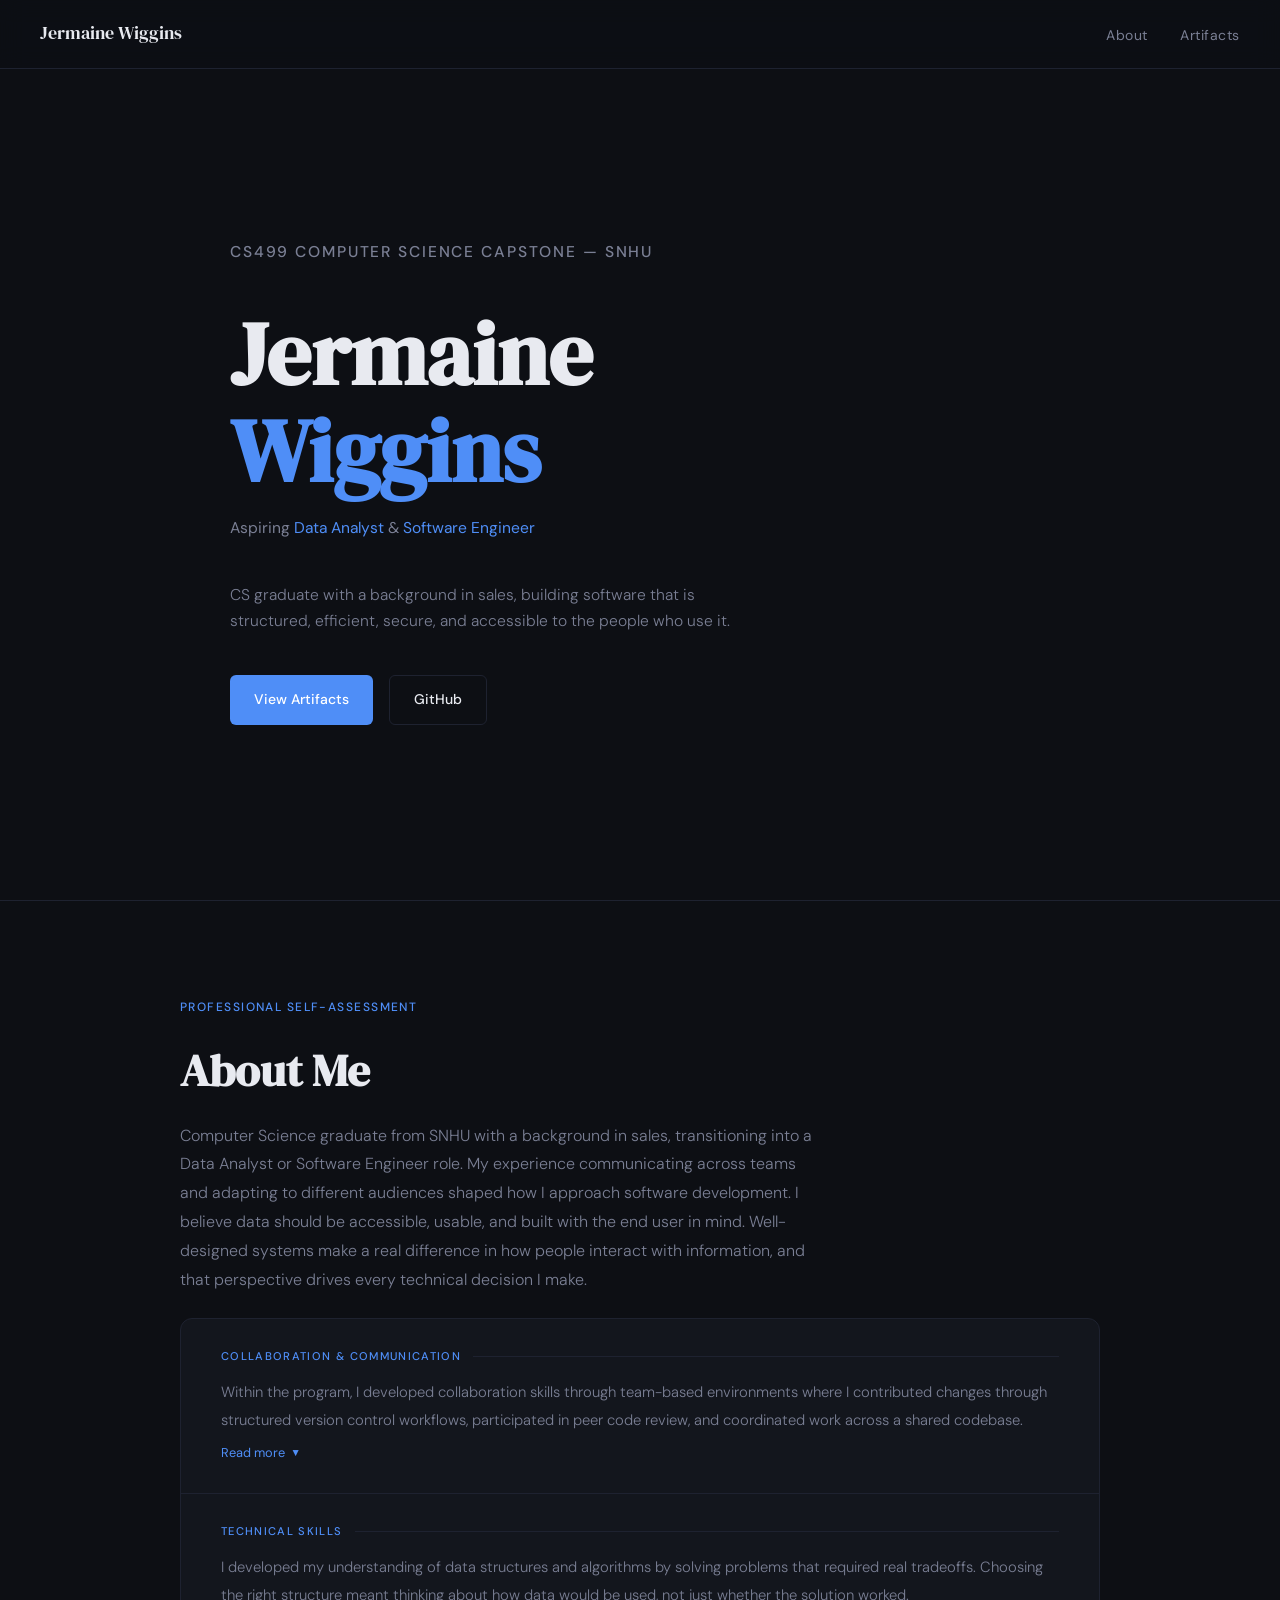
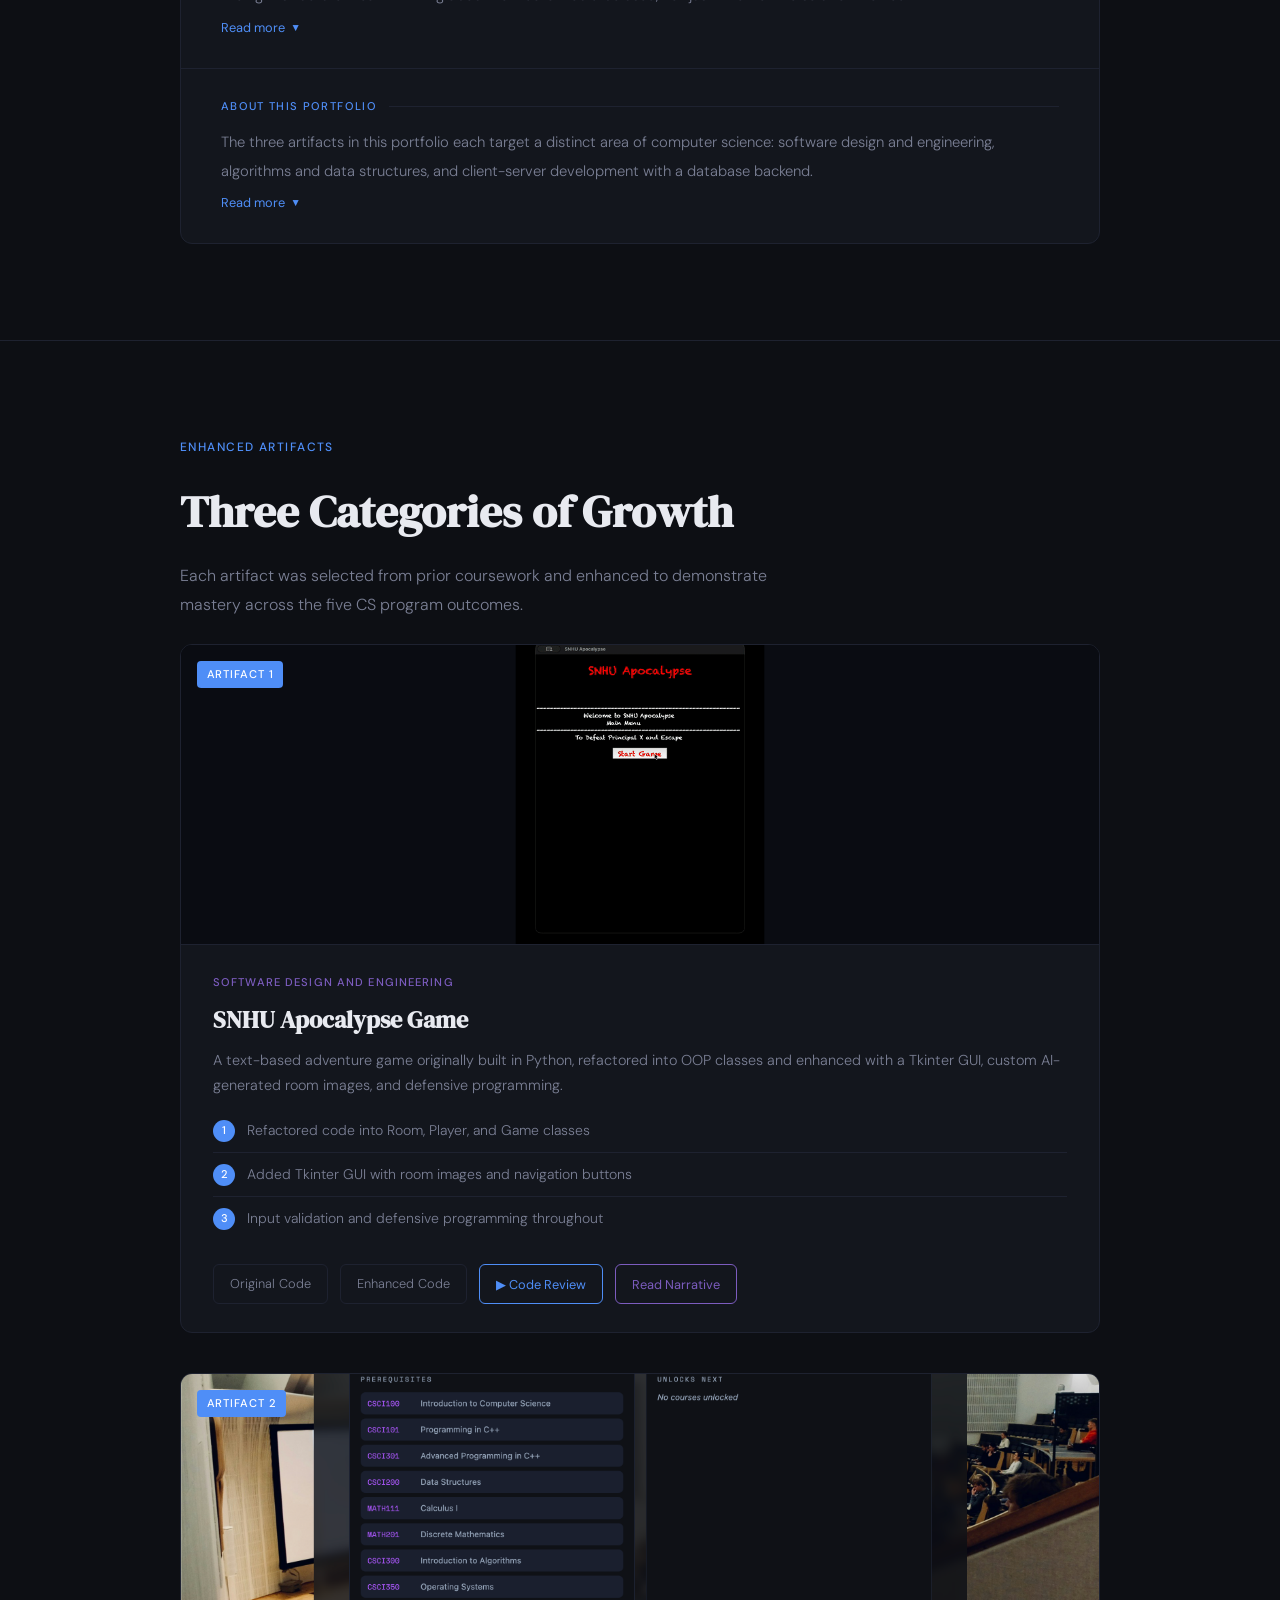
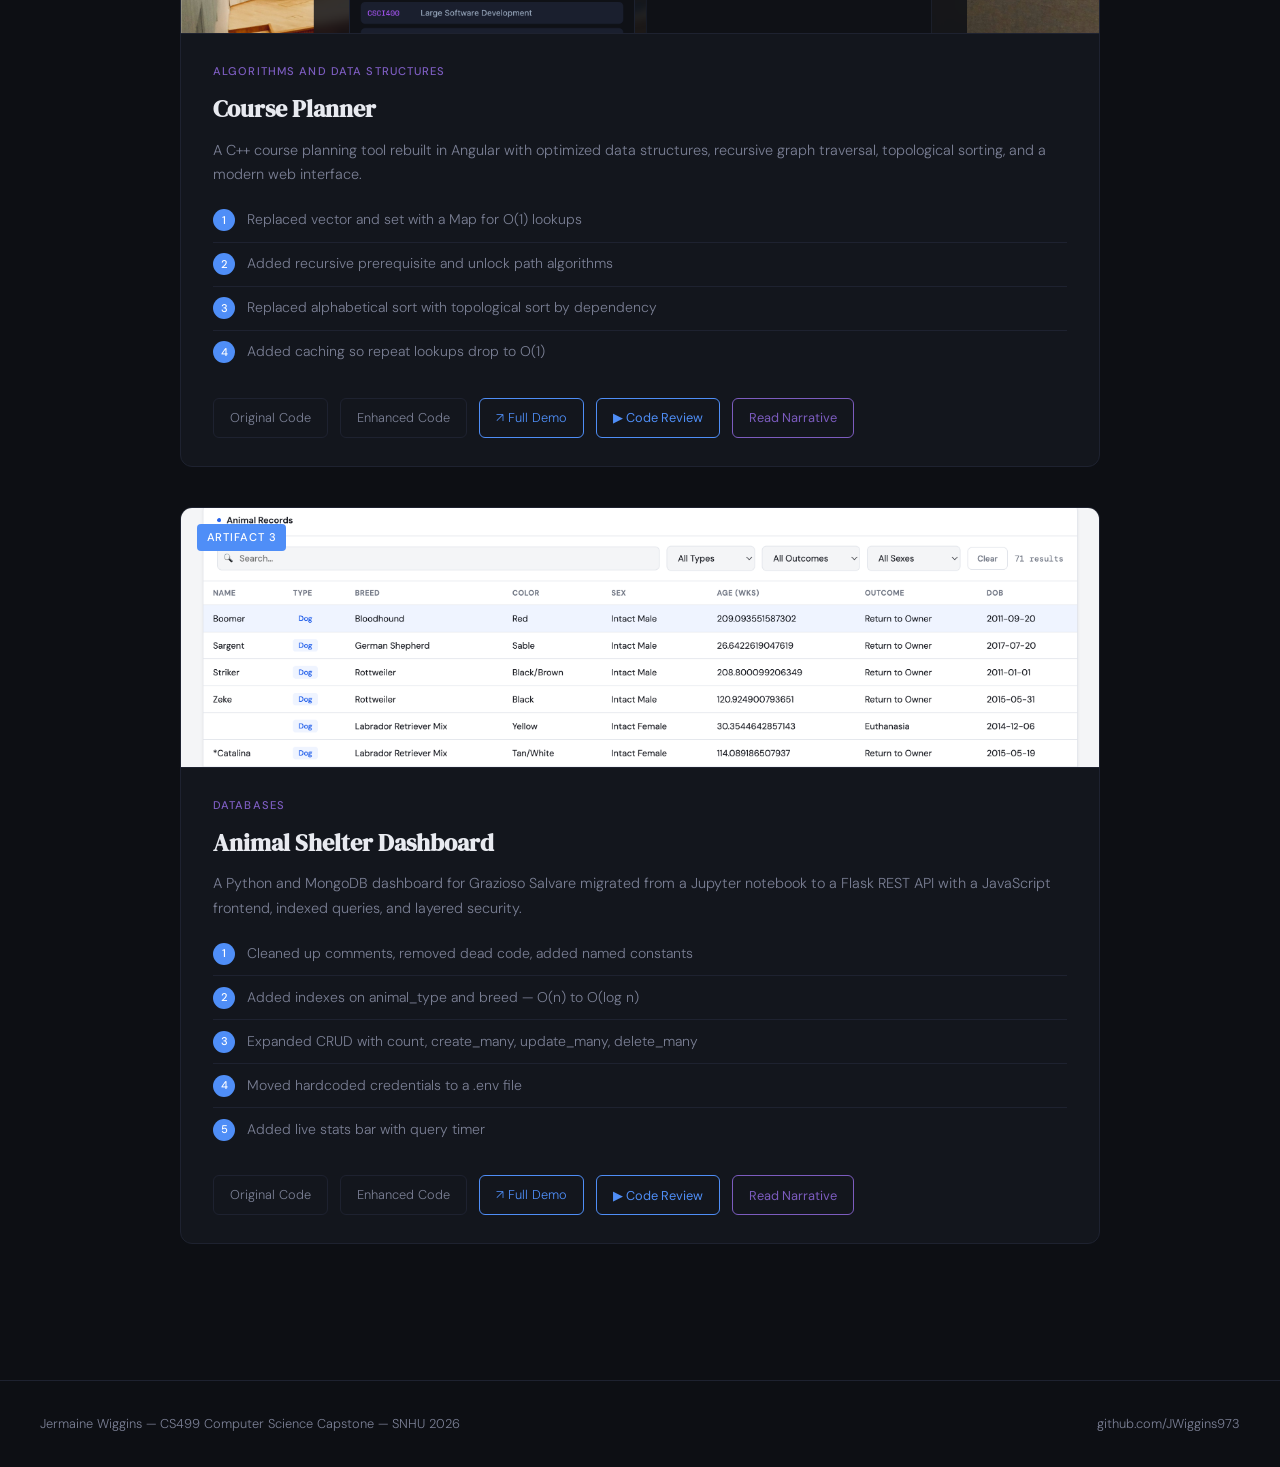
<file: docs/index.html>
<!DOCTYPE html>
<html lang="en">
<head>
<meta charset="UTF-8">
<meta name="viewport" content="width=device-width, initial-scale=1.0">
<title>Jermaine Wiggins | CS499 ePortfolio</title>
<link href="https://fonts.googleapis.com/css2?family=DM+Serif+Display&family=DM+Sans:wght@300;400;500&display=swap" rel="stylesheet">
<link rel="stylesheet" href="css/styles.css">
</head>
<body>

<!-- NAV -->
<nav>
  <a href="#" class="nav-name">Jermaine Wiggins</a>
  <ul class="nav-links">
    <li><a href="#about">About</a></li>
    <li><a href="#artifacts">Artifacts</a></li>
  </ul>
</nav>

<!-- HERO -->
<div class="hero">
  <p class="hero-tag">CS499 Computer Science Capstone &mdash; SNHU</p>
  <h1>Jermaine<br><span>Wiggins</span></h1>
  <p class="hero-role">Aspiring <span>Data Analyst</span> & <span>Software Engineer</span></p>
  <p>CS graduate with a background in sales, building software that is structured, efficient, secure, and accessible to the people who use it.</p>
  <div class="hero-links">
    <a href="#artifacts" class="btn btn-primary">View Artifacts</a>
    <a href="https://github.com/JWiggins973" class="btn btn-outline" target="_blank">GitHub</a>
  </div>
</div>

<hr class="divider">

<!-- ABOUT -->
<section id="about">
  <p class="section-label">Professional Self-Assessment</p>
  <h2 class="section-title">About Me</h2>
  <p class="section-sub">Computer Science graduate from SNHU with a background in sales, transitioning into a Data Analyst or Software Engineer role. My experience communicating across teams and adapting to different audiences shaped how I approach software development. I believe data should be accessible, usable, and built with the end user in mind. Well-designed systems make a real difference in how people interact with information, and that perspective drives every technical decision I make.</p>

  <div class="assessment-box">

    <div class="assessment-block">
      <p class="assessment-subhead">Collaboration & Communication</p>
      <p class="preview-text">Within the program, I developed collaboration skills through team-based environments where I contributed changes through structured version control workflows, participated in peer code review, and coordinated work across a shared codebase.</p>
      <div class="full-text" id="collab-full">
        <p>Within the program, I developed collaboration skills through team-based environments where I contributed changes through structured version control workflows, participated in peer code review, and coordinated work across a shared codebase. Reviewing the work of others and having my own work reviewed taught me to write with clarity and consistency in mind.</p>
        <p>I carried that practice into personal projects outside of coursework, organizing repositories and documentation for an audience that was not part of the original build. Through both academic writing and my sales background, I learned to explain information to technical and non-technical audiences by adjusting detail and language to fit the situation.</p>
      </div>
      <button class="read-more-btn" onclick="toggleReadMore(this, 'collab-full')">Read more <span class="arrow">▼</span></button>
    </div>

    <div class="assessment-block">
      <p class="assessment-subhead">Technical Skills</p>
      <p class="preview-text">I developed my understanding of data structures and algorithms by solving problems that required real tradeoffs. Choosing the right structure meant thinking about how data would be used, not just whether the solution worked.</p>
      <div class="full-text" id="tech-full">
        <p>I developed my understanding of data structures and algorithms by solving problems that required real tradeoffs. Choosing the right structure meant thinking about how data would be used, not just whether the solution worked.</p>
        <p>I strengthened my software engineering and database skills by building systems that store and manage structured data, writing tests to verify correctness, and creating backend interfaces that a frontend can rely on. Security was part of my process from the beginning, not something added at the end. I learned to think about how a system could be misused, validate inputs before acting on them, and design with risk in mind from the start.</p>
      </div>
      <button class="read-more-btn" onclick="toggleReadMore(this, 'tech-full')">Read more <span class="arrow">▼</span></button>
    </div>

    <div class="assessment-block">
      <p class="assessment-subhead">About This Portfolio</p>
      <p class="preview-text">The three artifacts in this portfolio each target a distinct area of computer science: software design and engineering, algorithms and data structures, and client-server development with a database backend.</p>
      <div class="full-text" id="portfolio-full">
        <p>The three artifacts in this portfolio each target a distinct area of computer science: software design and engineering, algorithms and data structures, and client-server development with a database backend.</p>
        <p>Collectively, they demonstrate the full range of skills developed throughout the program and show my ability to improve existing software across multiple dimensions, producing work that is structured, efficient, secure, and built with the end user in mind.</p>
      </div>
      <button class="read-more-btn" onclick="toggleReadMore(this, 'portfolio-full')">Read more <span class="arrow">▼</span></button>
    </div>

  </div>
</section>

<hr class="divider">

<!-- ARTIFACTS -->
<section id="artifacts">
  <p class="section-label">Enhanced Artifacts</p>
  <h2 class="section-title">Three Categories of Growth</h2>
  <p class="section-sub">Each artifact was selected from prior coursework and enhanced to demonstrate mastery across the five CS program outcomes.</p>

  <!-- ARTIFACT 1 -->
  <div class="artifact-card">
    <div class="artifact-preview gif-container">
      <span class="artifact-badge">Artifact 1</span>
      <img src="previews/Enhancement_One.gif" alt="SNHU Apocalypse Game gameplay" class="gif-preview">
    </div>
    <div class="artifact-body">
      <p class="artifact-category">Software Design and Engineering</p>
      <h3 class="artifact-title">SNHU Apocalypse Game</h3>
      <p class="artifact-desc">A text-based adventure game originally built in Python, refactored into OOP classes and enhanced with a Tkinter GUI, custom AI-generated room images, and defensive programming.</p>
      <ul class="enhancements">
        <li><span class="enhancement-num">1</span>Refactored code into Room, Player, and Game classes</li>
        <li><span class="enhancement-num">2</span>Added Tkinter GUI with room images and navigation buttons</li>
        <li><span class="enhancement-num">3</span>Input validation and defensive programming throughout</li>
      </ul>
      <div class="artifact-links">
        <a href="https://github.com/JWiggins973/text-adventure-python/tree/main" class="artifact-link" target="_blank">Original Code</a>
        <a href="https://github.com/JWiggins973/text-adventure-python" class="artifact-link" target="_blank">Enhanced Code</a>
        <button class="review-btn" onclick="openModal('review-modal1')">▶ Code Review</button>
        <button class="narrative-btn" onclick="openModal('modal1')">Read Narrative</button>
      </div>
    </div>
  </div>

  <!-- ARTIFACT 2 -->
  <div class="artifact-card">
    <div class="artifact-preview">
      <span class="artifact-badge">Artifact 2</span>
      <img src="previews/Enhancement_Two.png" alt="Course Planner preview">
    </div>
    <div class="artifact-body">
      <p class="artifact-category">Algorithms and Data Structures</p>
      <h3 class="artifact-title">Course Planner</h3>
      <p class="artifact-desc">A C++ course planning tool rebuilt in Angular with optimized data structures, recursive graph traversal, topological sorting, and a modern web interface.</p>
      <ul class="enhancements">
        <li><span class="enhancement-num">1</span>Replaced vector and set with a Map for O(1) lookups</li>
        <li><span class="enhancement-num">2</span>Added recursive prerequisite and unlock path algorithms</li>
        <li><span class="enhancement-num">3</span>Replaced alphabetical sort with topological sort by dependency</li>
        <li><span class="enhancement-num">4</span>Added caching so repeat lookups drop to O(1)</li>
      </ul>
      <div class="artifact-links">
        <a href="https://github.com/JWiggins973/course-selector/tree/main" class="artifact-link" target="_blank">Original Code</a>
        <a href="https://github.com/JWiggins973/course-selector" class="artifact-link" target="_blank">Enhanced Code</a>
        <a href="https://jwiggins973.github.io/course-selector" class="artifact-link demo" target="_blank">↗ Full Demo</a>
        <button class="review-btn" onclick="openModal('review-modal2')">▶ Code Review</button>
        <button class="narrative-btn" onclick="openModal('modal2')">Read Narrative</button>
      </div>
    </div>
  </div>

  <!-- ARTIFACT 3 -->
  <div class="artifact-card">
    <div class="artifact-preview">
      <span class="artifact-badge">Artifact 3</span>
      <img src="previews/Enhancement_Three.png" alt="Animal Shelter Dashboard preview">
    </div>
    <div class="artifact-body">
      <p class="artifact-category">Databases</p>
      <h3 class="artifact-title">Animal Shelter Dashboard</h3>
      <p class="artifact-desc">A Python and MongoDB dashboard for Grazioso Salvare migrated from a Jupyter notebook to a Flask REST API with a JavaScript frontend, indexed queries, and layered security.</p>
      <ul class="enhancements">
        <li><span class="enhancement-num">1</span>Cleaned up comments, removed dead code, added named constants</li>
        <li><span class="enhancement-num">2</span>Added indexes on animal_type and breed — O(n) to O(log n)</li>
        <li><span class="enhancement-num">3</span>Expanded CRUD with count, create_many, update_many, delete_many</li>
        <li><span class="enhancement-num">4</span>Moved hardcoded credentials to a .env file</li>
        <li><span class="enhancement-num">5</span>Added live stats bar with query timer</li>
      </ul>
      <div class="artifact-links">
        <a href="https://github.com/JWiggins973/animal-shelter-dashboard/tree/main" class="artifact-link" target="_blank">Original Code</a>
        <a href="https://github.com/JWiggins973/animal-shelter-dashboard" class="artifact-link" target="_blank">Enhanced Code</a>
        <a href="https://jwiggins973.github.io/animal-shelter-dashboard" class="artifact-link demo" target="_blank">↗ Full Demo</a>
        <button class="review-btn" onclick="openModal('review-modal3')">▶ Code Review</button>
        <button class="narrative-btn" onclick="openModal('modal3')">Read Narrative</button>
      </div>
    </div>
  </div>

</section>

<!-- FOOTER -->
<footer>
  <span>Jermaine Wiggins &mdash; CS499 Computer Science Capstone &mdash; SNHU 2026</span>
  <a href="https://github.com/JWiggins973" class="footer-link" target="_blank">github.com/JWiggins973</a>
</footer>

<!-- NARRATIVE MODAL 1 -->
<div class="modal-overlay" id="modal1" onclick="handleOverlayClick(event, 'modal1')">
  <div class="modal">
    <div class="modal-header">
      <div class="modal-header-left">
        <span class="modal-category">Software Design and Engineering</span>
        <h2 class="modal-title">SNHU Apocalypse Game</h2>
      </div>
      <button class="modal-close" onclick="closeModal('modal1')">✕</button>
    </div>
    <div class="modal-tabs">
      <button class="modal-tab active" onclick="switchTab(this, 'tab1-overview')">Overview</button>
      <button class="modal-tab" onclick="switchTab(this, 'tab1-outcomes')">Course Outcomes</button>
      <button class="modal-tab" onclick="switchTab(this, 'tab1-reflection')">Reflection</button>
    </div>
    <div class="modal-body">
      <div class="tab-content active" id="tab1-overview">
        <div class="narrative-section">
          <p class="narrative-section-title">What is the artifact?</p>
          <p>The artifact is a text-based adventure game I originally built in 2024 in IT-140: Foundation in Application Development during my first year at SNHU. The player moves through rooms in a school, collects six items, and defeats Principal X to escape. The original version was a single procedural Python script that stored all room data in one dictionary and used console input and output for everything. There were no classes, no structure, and no way for a non-technical user to play without typing exact commands.</p>
        </div>
        <div class="narrative-section">
          <p class="narrative-section-title">Why did I select it?</p>
          <p>I chose this artifact because it had clear room for improvement through better software design. The original code worked but it was all in one file with no organization, making it difficult to read, test, or expand. Refactoring it gave me the chance to show that I can take messy working code and turn it into something well-structured and professional.</p>
          <p>The biggest design improvement was breaking the script into three classes. The Room class manages exits and items for a single room. The Player class tracks where the player is and what they have picked up. The Game class ties everything together, handling movement, item pickup, win and lose conditions, and game reset. This separation means each piece can be understood, changed, and tested on its own without affecting the others.</p>
          <p>I replaced all raw strings in the code with StrEnum constants for directions, room names, and items. Instead of typing plain text like "Library" or "N" throughout the code, the program uses defined constants like RoomName.LIBRARY and Direction.NORTH. This catches typos and inconsistencies in the source code immediately rather than allowing them to cause silent bugs at runtime.</p>
          <p>Defensive programming is built into the design in several places. The Player's move method checks whether a direction exists in the current room's exits before allowing movement and returns False if it does not. The get_inventory method returns a copy of the inventory list rather than the list itself, so nothing outside the Player class can accidentally modify the real inventory. The GUI takes this even further by only showing buttons for valid rooms, meaning the user cannot submit an invalid command through the interface.</p>
          <p>On top of the class structure, I built a Tkinter GUI that replaces the console entirely. The player sees the current room, available exits as clickable buttons, an inventory display, and a pickup button that only appears when there is an item in the room. I wrote unit tests across all three classes covering movement between rooms, inventory management, win and lose conditions, invalid moves, and game reset. I also organized the source files into a proper Python package called snhu_apocalypse, added a .gitignore, and added a requirements.txt so anyone can install the project dependencies in one step.</p>
        </div>
      </div>
      <div class="tab-content" id="tab1-outcomes">
        <div class="narrative-section">
          <p class="narrative-section-title">All planned outcomes were fully met</p>
          <p>Outcome 1 — Building environments that help diverse audiences make decisions was met by replacing typed console commands with a point-and-click GUI. The original version required the player to know exact text commands. The enhanced version uses simple buttons that anyone can understand regardless of technical background, making the game accessible to a much wider audience.</p>
          <p>Outcome 2 — Delivering professional-quality communications that are technically sound was met by writing clean and readable code throughout. Every class and method has docstrings explaining what it does. Variable names are descriptive and consistent. The code is organized into a proper package structure with clear file separation, making it easy for another developer to read and understand.</p>
          <p>Outcome 3 — Designing computing solutions using sound practices while managing design tradeoffs was met by refactoring the single procedural script into three classes that each handle one area of the game. Using StrEnum constants instead of raw strings and returning copies of internal data rather than direct references shows attention to proper software design practices.</p>
          <p>Outcome 4 — Using well-founded techniques and tools to deliver solutions that provide real value was met by building the Tkinter GUI using a standard Python library, writing unit tests to verify the game logic, and organizing the project with a .gitignore and requirements.txt. These are standard industry practices that make the project reliable, portable, and maintainable.</p>
          <p>Outcome 5 — Developing a security mindset that anticipates problems and prevents them through design was met through defensive programming throughout the codebase. The move method validates direction input before acting on it. The inventory is returned as a copy so outside code cannot tamper with the real data. StrEnum constants prevent invalid values from being introduced in the source code. The GUI only displays valid options, removing the possibility of bad input at the interface level.</p>
        </div>
      </div>
      <div class="tab-content" id="tab1-reflection">
        <div class="narrative-section">
          <p class="narrative-section-title">What did I learn?</p>
          <p>The biggest thing I learned was how much easier code becomes to work with when it is broken into smaller pieces with clear responsibilities. In the original script, a small change to how rooms worked could break item collection or movement because everything was tangled together. After refactoring, I could change the Room class without worrying about the Player class, and I could update the GUI without touching the game logic at all.</p>
          <p>The hardest part was connecting the three classes together. The original code used simple room name strings in the exits dictionary. After refactoring, each exit needed to point to an actual Room object instead of just a name. I solved this with a two-pass approach where I first create all the Room objects, then loop through again and replace the string references with the real Room objects.</p>
          <p>Building the GUI came with its own challenges. Tkinter handles widget layout differently than I expected, and button styling behaves differently on Mac than on Windows. I had to research alternatives and adapt my approach more than once. Writing the unit tests taught me how to think about edge cases, like what happens when a player tries to move in a direction that does not exist, or what happens if someone tries to pick up an item in an empty room. Those tests gave me confidence that the refactored code actually works the way it should.</p>
        </div>
      </div>
    </div>
  </div>
</div>

<!-- NARRATIVE MODAL 2 -->
<div class="modal-overlay" id="modal2" onclick="handleOverlayClick(event, 'modal2')">
  <div class="modal">
    <div class="modal-header">
      <div class="modal-header-left">
        <span class="modal-category">Algorithms and Data Structures</span>
        <h2 class="modal-title">Course Planner</h2>
      </div>
      <button class="modal-close" onclick="closeModal('modal2')">✕</button>
    </div>
    <div class="modal-tabs">
      <button class="modal-tab active" onclick="switchTab(this, 'tab2-overview')">Overview</button>
      <button class="modal-tab" onclick="switchTab(this, 'tab2-outcomes')">Course Outcomes</button>
      <button class="modal-tab" onclick="switchTab(this, 'tab2-reflection')">Reflection</button>
    </div>
    <div class="modal-body">
      <div class="tab-content active" id="tab2-overview">
        <div class="narrative-section">
          <p class="narrative-section-title">What is the artifact?</p>
          <p>The ABCU Course Planner is a program I originally built in 2025 in CS-300: Data Structures and Algorithms. It loads course data from a CSV file and lets users search for courses and sort them. The original version was a command-line C++ program that most people outside of a computer science class would not know how to use.</p>
        </div>
        <div class="narrative-section">
          <p class="narrative-section-title">Why did I select it?</p>
          <p>I selected this artifact because the original implementation had clear room for improvement. Course lookups required scanning the entire vector at O(n), prerequisite validation used a set at O(log n), and an alphabetical quicksort ran at O(n log n) on every print request. There was no multi-level prerequisite traversal and no way to see what completing a course unlocks.</p>
          <p>My goal was to push query times as close to O(1) as possible by restructuring the system around in-memory data structures. I replaced the vector and set with a single Map that brings all course lookups to amortized O(1). The alphabetical quicksort was replaced with a topological sort that runs once at startup at O(V + E), producing a single pre-computed list where every course appears after its prerequisites.</p>
          <p>I built a recursive prerequisite chain using depth-first search that traverses prerequisite relationships in the Map at O(V + E) on the first click and returns every ancestor in dependency order. I added caching to store results and drop repeat lookups to O(1). The unlock path was fixed by building a reverse adjacency map during the same load step that populates the main Map, so dependents are already stored and each lookup runs at O(1) without needing to scan the full catalog.</p>
          <p>On the security side I added a Content Security Policy to reduce the cross-site scripting attack surface, whitelisted all external resources, and used Angular's @Input({ required: true }) to enforce required data at compile time. The application was rebuilt from C++ into an Angular web application with color-coded course cards, real-time search with debounce, and a visual prerequisite chain. I also wrote unit tests covering lookups, chains, filtering, and topological ordering.</p>
        </div>
      </div>
      <div class="tab-content" id="tab2-outcomes">
        <div class="narrative-section">
          <p class="narrative-section-title">All planned outcomes were fully met</p>
          <p>Outcome 2 — Delivering professional-quality communications that are technically sound was achieved by writing well-documented TypeScript code with clear method names, consistent formatting, and a component structure that separates the search, card display, and detail views into their own files.</p>
          <p>Outcome 3 — Designing computing solutions using algorithmic principles while managing design tradeoffs was achieved in several ways. Replacing the vector and set with a Map improved lookup time from O(n) to amortized O(1) at the cost of higher memory for the hash structure. The topological sort replaced an alphabetical sort with an algorithm that solves the actual dependency problem at O(V + E) instead of O(n log n). The caching layer trades memory for eliminating redundant O(V + E) recursive traversals on repeat clicks.</p>
          <p>Outcome 4 — Using well-founded techniques and tools to implement solutions that deliver real value was achieved by rebuilding the application in Angular 21 with recursive graph traversal algorithms that make the planner genuinely useful for course planning. Unit tests verify correctness across all service methods. The caching optimization was not part of the original plan but was added after recognizing inefficiency during code review.</p>
          <p>Outcome 5 — Developing a security mindset that anticipates vulnerabilities was achieved by adding a Content Security Policy that restricts what the browser can load and reduces the cross-site scripting attack surface. All external resources are explicitly whitelisted. The .gitignore prevents sensitive files and build artifacts from being committed to version control. Angular's @Input({ required: true }) enforces required data at compile time, eliminating a category of runtime errors from missing inputs.</p>
        </div>
      </div>
      <div class="tab-content" id="tab2-reflection">
        <div class="narrative-section">
          <p class="narrative-section-title">What did I learn?</p>
          <p>The most difficult part was getting the recursive algorithms to produce correct results. On my first iteration the prerequisite chain displayed backwards because the recursion was appending courses in the wrong order. The unlock path had a similar issue where it recursively returned the entire downstream tree instead of just direct dependents. Fixing these bugs taught me the difference between code that runs and code that produces the right output. Building the reverse adjacency map to fix the unlock path also taught me when to fix a bug with a better data structure rather than just patching the logic. Once the algorithms were correct I added caching after spotting redundant traversals during code review. That progression from working to correct to optimized showed me that the first solution is rarely the final one.</p>
          <p>Getting the development environment running was also a significant challenge. Angular 21 requires Node 18 or higher, but my system was running Node 10.23.0, which had been end-of-life since 2021. This caused syntax errors, missing platform binaries, and failed installs. I resolved this by switching to Node 20 through nvm. During package resolution, installing angular-cli-ghpages accidentally removed tslib, which broke every TypeScript file in the project. I fixed this by reinstalling the dependency. For deployment, I set up a GitHub Actions workflow that builds on Ubuntu with Node 22 and deploys to GitHub Pages automatically on every push.</p>
        </div>
      </div>
    </div>
  </div>
</div>

<!-- NARRATIVE MODAL 3 -->
<div class="modal-overlay" id="modal3" onclick="handleOverlayClick(event, 'modal3')">
  <div class="modal">
    <div class="modal-header">
      <div class="modal-header-left">
        <span class="modal-category">Databases</span>
        <h2 class="modal-title">Animal Shelter Dashboard</h2>
      </div>
      <button class="modal-close" onclick="closeModal('modal3')">✕</button>
    </div>
    <div class="modal-tabs">
      <button class="modal-tab active" onclick="switchTab(this, 'tab3-overview')">Overview</button>
      <button class="modal-tab" onclick="switchTab(this, 'tab3-outcomes')">Course Outcomes</button>
      <button class="modal-tab" onclick="switchTab(this, 'tab3-reflection')">Reflection</button>
    </div>
    <div class="modal-body">
      <div class="tab-content active" id="tab3-overview">
        <div class="narrative-section">
          <p class="narrative-section-title">What is the artifact?</p>
          <p>This artifact is an animal shelter dashboard I originally worked on in the summer of 2025 in CS-340: Client/Server Development at SNHU. It was built using Python, MongoDB, and Dash, and allows users at Grazioso Salvare to filter animal rescue data by rescue type and view results in an interactive table, map, and breed chart. The base dashboard code was provided as part of the class and the original version ran inside a Jupyter notebook within a Docker container.</p>
        </div>
        <div class="narrative-section">
          <p class="narrative-section-title">Why did I select it?</p>
          <p>I chose this artifact because it combines a database layer, backend module, frontend interface, and security considerations all in one project. The base code was provided as part of the coursework, so getting it to run required reading and understanding someone else's codebase, troubleshooting a broken environment, and tracing authentication errors across a Docker container and local Python environment before I could improve it. This is closer to real-world production work where developers inherit existing codebases and build on top of them rather than starting from scratch.</p>
          <p>On the database side, I added indexes on animal_type and breed to improve query performance from O(n) full collection scans to O(log n) using MongoDB's B-tree structure. Without indexes every query checks every document in the collection sequentially. With indexes MongoDB maintains a sorted tree that lets it skip directly to matching records. I also added a compound index on both fields together so queries that filter by animal type and breed simultaneously can resolve through a single index lookup. I expanded the CRUD module from four methods to eight by adding count, create_many, update_many, and delete_many to handle real-world batch operations.</p>
          <p>On the architecture side, I migrated from a Dash-based Jupyter notebook to a Flask REST API with a vanilla JavaScript frontend. The original had frontend and backend mixed in one file. The new version routes requests through a service layer that is the only code that touches the database through the CRUD module. Config.js is the only file that changes between projects, and the rest of the code is split into focused modules for table rendering, filtering, mapping, charting, forms, and API communication.</p>
          <p>I addressed security by moving hardcoded credentials into a .env file, adding query sanitization through an allowlist that strips unauthorized fields before they reach the database, restricting browser origins through CORS, and checking that required fields are present before inserting records.</p>
        </div>
      </div>
      <div class="tab-content" id="tab3-outcomes">
        <div class="narrative-section">
          <p class="narrative-section-title">All five outcomes were fully met</p>
          <p>Outcome 1 — Building collaborative environments that enable diverse audiences to support organizational decision making was met by designing the dashboard so that non-technical stakeholders like rescue coordinators and shelter managers can interact with the data through filters, charts, and maps rather than writing database queries. The reusable dashboard engine also supports collaboration by making it easy for other developers to adapt the same framework for different projects by editing a single configuration file.</p>
          <p>Outcome 2 — Delivering professional-quality communications that are technically sound was met by cleaning up the codebase, removing dead code, writing clear comments, and organizing the project into separate backend and frontend modules. The code is structured so that another developer could read through any single file and understand its purpose without needing to reference other files.</p>
          <p>Outcome 3 — Designing computing solutions using algorithmic principles while managing design tradeoffs was met by adding database indexes. The tradeoff is that indexes use additional disk space and slightly slow down write operations because the index must be updated on every insert or delete. Since this application reads far more often than it writes, the improvement from O(n) full collection scans to O(log n) indexed lookups is well worth the cost.</p>
          <p>Outcome 4 — Using well-founded techniques and tools to implement solutions that deliver real value was met by expanding the CRUD module with methods that handle real-world batch operations, building a dedicated test file to verify all methods work correctly, migrating from a notebook-based Dash application to a proper Flask REST API, and designing a reusable frontend engine that can be configured for different datasets without rewriting code.</p>
          <p>Outcome 5 — Developing a security mindset that anticipates vulnerabilities and ensures privacy of data was met through multiple layers of protection. Moving credentials to environment variables prevents sensitive information from being exposed in source code or version control. Query sanitization with an allowlist reduces the injection attack surface by stripping unauthorized fields before they reach the database. CORS restrictions limit which browser origins can make API requests. Required field validation checks that expected fields are present before inserting records.</p>
        </div>
      </div>
      <div class="tab-content" id="tab3-reflection">
        <div class="narrative-section">
          <p class="narrative-section-title">What did I learn?</p>
          <p>The biggest challenge had nothing to do with the code itself. Getting the environment set up in VS Code took significant troubleshooting. The original project ran inside a Docker container using Jupyter notebook, which meant MongoDB authentication was handled internally. When I moved to VS Code I was connecting from outside the container for the first time and kept getting authentication errors. I eventually figured out that I needed to add authSource=admin to the connection string to tell PyMongo where the user account was stored. That was frustrating but it taught me how MongoDB handles authentication differently depending on where the connection comes from.</p>
          <p>Another challenge was that the original project was a Jupyter notebook file which cannot be run directly with Python. Converting it to a standard .py file made it easier to run from the terminal, manage with version control, and work with in VS Code like any other Python project.</p>
          <p>I learned how to properly structure a Python project with environment variables, how database indexing works at a deeper level with B-tree structures, and how to expand an existing module without breaking what was already working. Building the reusable dashboard engine taught me how to think about separation between configuration and logic. By isolating everything project-specific into config.js I created something I can use again on future projects without rewriting the core code. That kind of reusability is something I had not prioritized before, and it changed how I think about building software.</p>
        </div>
      </div>
    </div>
  </div>
</div>

<!-- REVIEW MODAL 1 -->
<div class="modal-overlay" id="review-modal1" onclick="handleOverlayClick(event, 'review-modal1')">
  <div class="modal">
    <div class="modal-header">
      <div class="modal-header-left">
        <span class="modal-category">Software Design and Engineering</span>
        <h2 class="modal-title">Code Review</h2>
      </div>
      <button class="modal-close" onclick="closeReviewModal('review-modal1')">✕</button>
    </div>
    <div class="modal-body">
      <div class="video-wrapper">
        <iframe src="" data-src="https://www.youtube.com/embed/Dd08JLsYfm4" title="Software Design Code Review" allowfullscreen></iframe>
      </div>
    </div>
  </div>
</div>

<!-- REVIEW MODAL 2 -->
<div class="modal-overlay" id="review-modal2" onclick="handleOverlayClick(event, 'review-modal2')">
  <div class="modal">
    <div class="modal-header">
      <div class="modal-header-left">
        <span class="modal-category">Algorithms and Data Structures</span>
        <h2 class="modal-title">Code Review</h2>
      </div>
      <button class="modal-close" onclick="closeReviewModal('review-modal2')">✕</button>
    </div>
    <div class="modal-body">
      <div class="video-wrapper">
        <iframe src="" data-src="https://www.youtube.com/embed/JFW13_r0wPk" title="Algorithms Code Review" allowfullscreen></iframe>
      </div>
    </div>
  </div>
</div>

<!-- REVIEW MODAL 3 -->
<div class="modal-overlay" id="review-modal3" onclick="handleOverlayClick(event, 'review-modal3')">
  <div class="modal">
    <div class="modal-header">
      <div class="modal-header-left">
        <span class="modal-category">Databases</span>
        <h2 class="modal-title">Code Review</h2>
      </div>
      <button class="modal-close" onclick="closeReviewModal('review-modal3')">✕</button>
    </div>
    <div class="modal-body">
      <div class="video-wrapper">
        <iframe src="" data-src="https://www.youtube.com/embed/_35QPoHIxqc" title="Databases Code Review" allowfullscreen></iframe>
      </div>
    </div>
  </div>
</div>

<!-- JAVASCRIPT -->
<script src="js/main.js"></script>

</body>
</html>
</file>
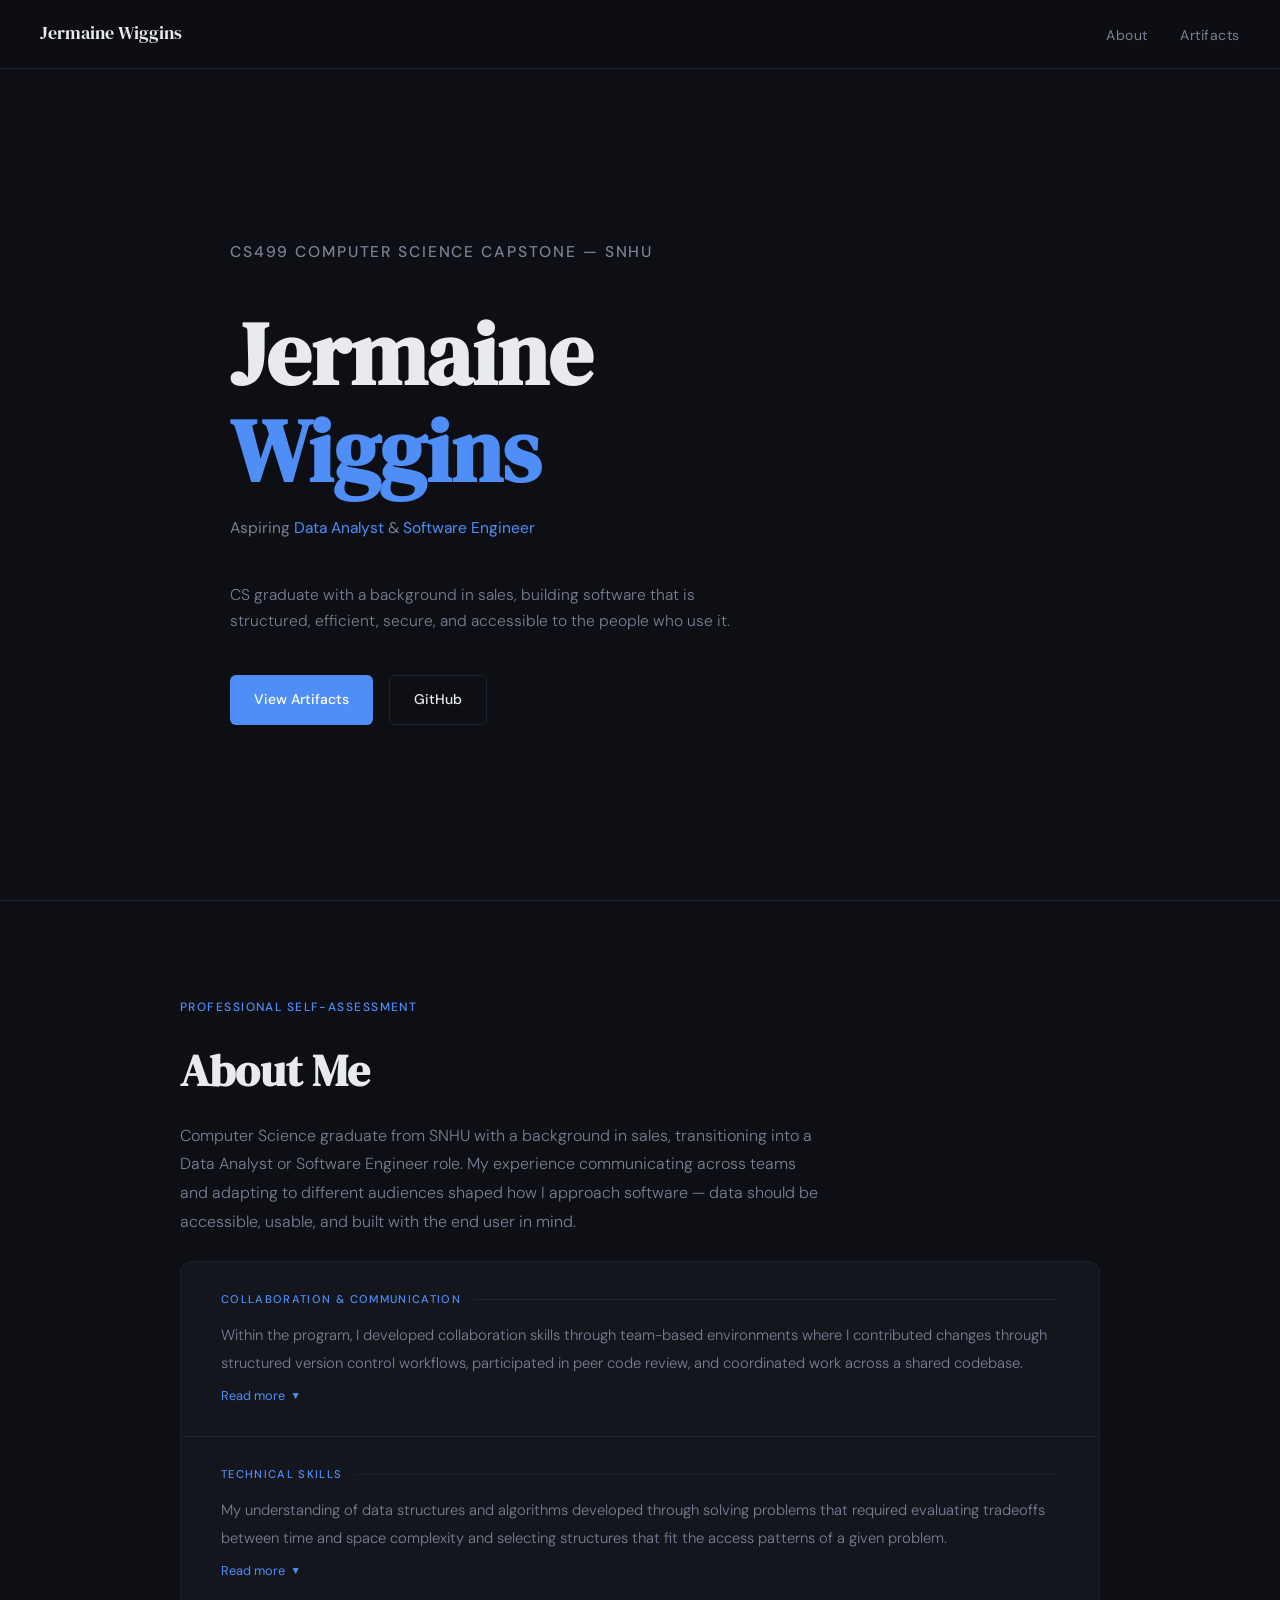
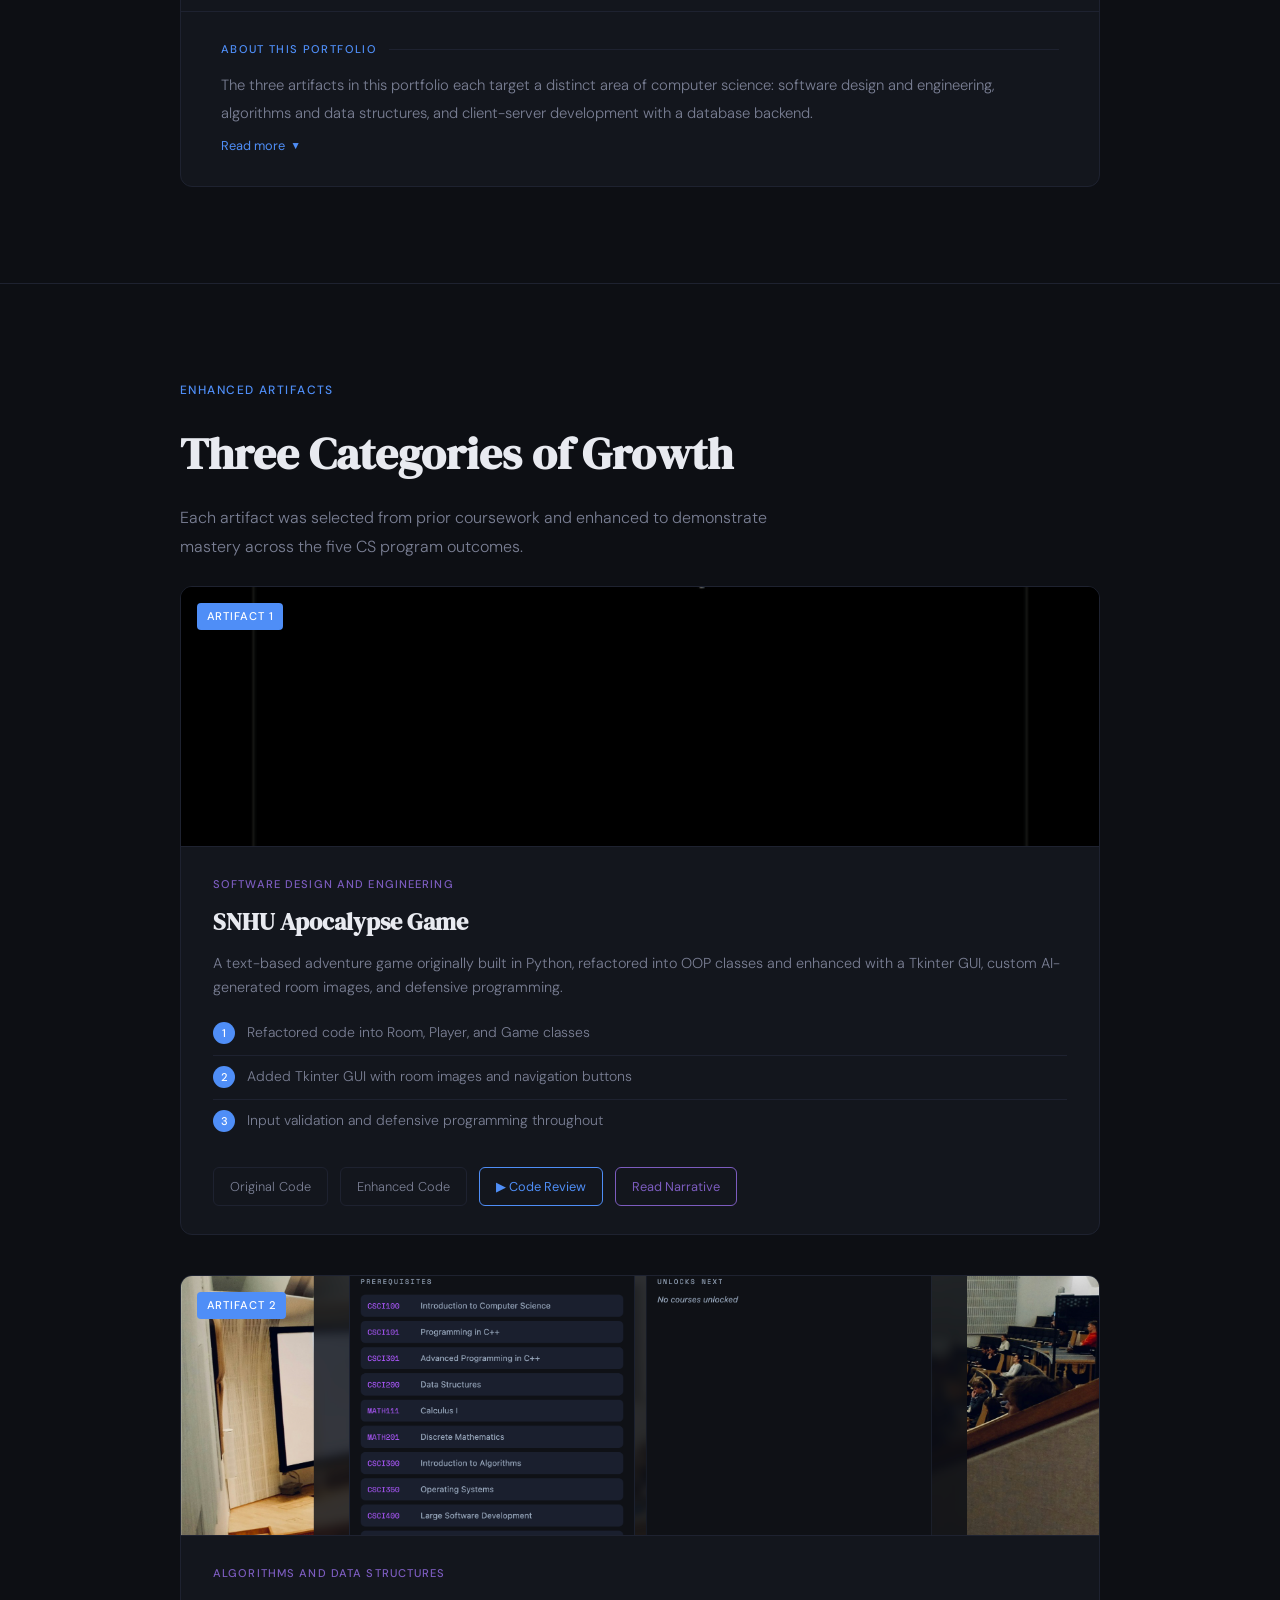
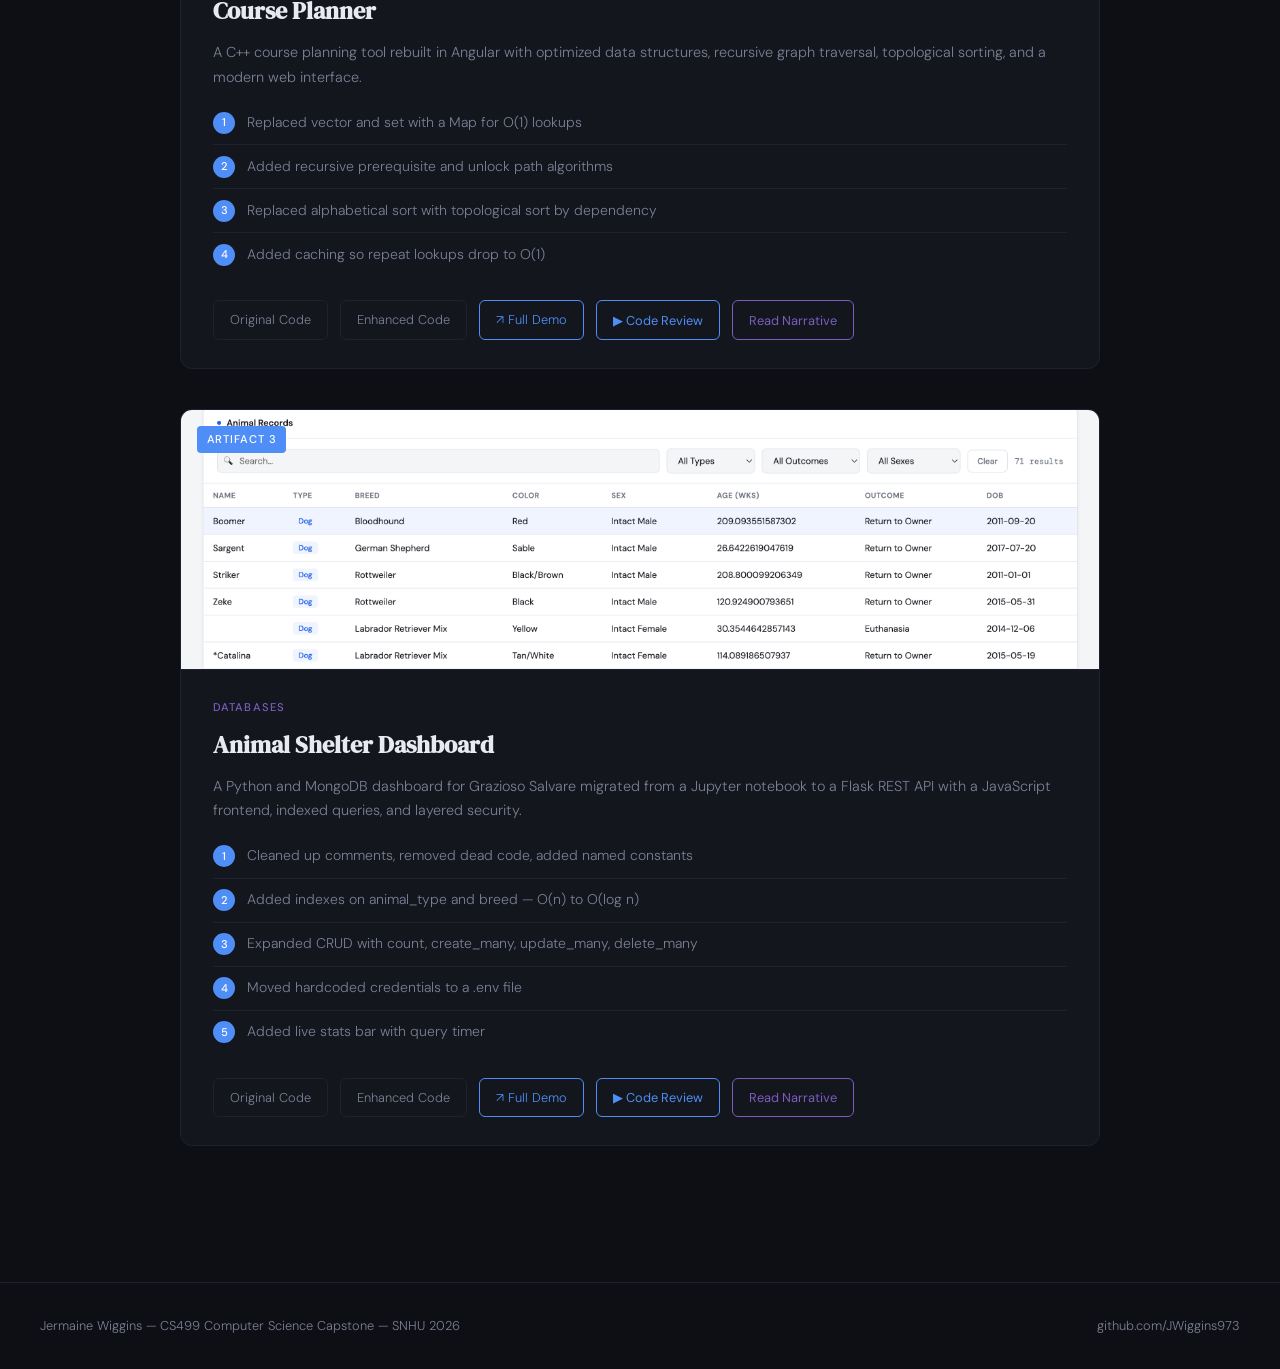
<file: ePortfolio/index.html>
<!DOCTYPE html>
<html lang="en">
<head>
<meta charset="UTF-8">
<meta name="viewport" content="width=device-width, initial-scale=1.0">
<title>Jermaine Wiggins | CS499 ePortfolio</title>
<link href="https://fonts.googleapis.com/css2?family=DM+Serif+Display&family=DM+Sans:wght@300;400;500&display=swap" rel="stylesheet">
<link rel="stylesheet" href="css/styles.css">
</head>
<body>

<!-- ─── NAV ─── -->
<nav>
  <a href="#" class="nav-name">Jermaine Wiggins</a>
  <ul class="nav-links">
    <li><a href="#about">About</a></li>
    <li><a href="#artifacts">Artifacts</a></li>
  </ul>
</nav>

<!-- ─── HERO ─── -->
<div class="hero">
  <p class="hero-tag">CS499 Computer Science Capstone &mdash; SNHU</p>
  <h1>Jermaine<br><span>Wiggins</span></h1>
  <p class="hero-role">Aspiring <span>Data Analyst</span> & <span>Software Engineer</span></p>
  <p>CS graduate with a background in sales, building software that is structured, efficient, secure, and accessible to the people who use it.</p>
  <div class="hero-links">
    <a href="#artifacts" class="btn btn-primary">View Artifacts</a>
    <a href="https://github.com/JWiggins973" class="btn btn-outline" target="_blank">GitHub</a>
  </div>
</div>

<hr class="divider">

<!-- ─── ABOUT ─── -->
<section id="about">
  <p class="section-label">Professional Self-Assessment</p>
  <h2 class="section-title">About Me</h2>
  <p class="section-sub">Computer Science graduate from SNHU with a background in sales, transitioning into a Data Analyst or Software Engineer role. My experience communicating across teams and adapting to different audiences shaped how I approach software — data should be accessible, usable, and built with the end user in mind.</p>

  <div class="assessment-box">

    <div class="assessment-block">
      <p class="assessment-subhead">Collaboration & Communication</p>
      <p class="preview-text">Within the program, I developed collaboration skills through team-based environments where I contributed changes through structured version control workflows, participated in peer code review, and coordinated work across a shared codebase.</p>
      <div class="full-text" id="collab-full">
        <p>Within the program, I developed collaboration skills through team-based environments where I contributed changes through structured version control workflows, participated in peer code review, and coordinated work across a shared codebase. Reviewing the work of others and having my own work reviewed taught me to write with clarity and consistency in mind.</p>
        <p>I carried that practice into personal projects outside of coursework, organizing repositories and documentation for an audience that was not part of the original build. Through both academic writing and my sales background, I learned to explain information to technical and non-technical audiences by adjusting detail and language to fit the situation.</p>
      </div>
      <button class="read-more-btn" onclick="toggleReadMore(this, 'collab-full')">Read more <span class="arrow">▼</span></button>
    </div>

    <div class="assessment-block">
      <p class="assessment-subhead">Technical Skills</p>
      <p class="preview-text">My understanding of data structures and algorithms developed through solving problems that required evaluating tradeoffs between time and space complexity and selecting structures that fit the access patterns of a given problem.</p>
      <div class="full-text" id="tech-full">
        <p>My understanding of data structures and algorithms developed through solving problems that required evaluating tradeoffs between time and space complexity and selecting structures that fit the access patterns of a given problem.</p>
        <p>Software engineering and database concepts were strengthened through building systems that manage structured data, writing automated tests to verify correctness, and designing backend interfaces that a frontend could consume reliably. Security was integrated into my approach from the start — I learned to anticipate misuse, validate inputs, and design with risk awareness rather than as an afterthought.</p>
      </div>
      <button class="read-more-btn" onclick="toggleReadMore(this, 'tech-full')">Read more <span class="arrow">▼</span></button>
    </div>

    <div class="assessment-block">
      <p class="assessment-subhead">About This Portfolio</p>
      <p class="preview-text">The three artifacts in this portfolio each target a distinct area of computer science: software design and engineering, algorithms and data structures, and client-server development with a database backend.</p>
      <div class="full-text" id="portfolio-full">
        <p>The three artifacts in this portfolio each target a distinct area of computer science: software design and engineering, algorithms and data structures, and client-server development with a database backend.</p>
        <p>Collectively, they demonstrate the full range of skills developed throughout the program and show my ability to improve existing software across multiple dimensions, producing work that is structured, efficient, secure, and built with the end user in mind.</p>
      </div>
      <button class="read-more-btn" onclick="toggleReadMore(this, 'portfolio-full')">Read more <span class="arrow">▼</span></button>
    </div>

  </div>
</section>

<hr class="divider">

<!-- ─── ARTIFACTS ─── -->
<section id="artifacts">
  <p class="section-label">Enhanced Artifacts</p>
  <h2 class="section-title">Three Categories of Growth</h2>
  <p class="section-sub">Each artifact was selected from prior coursework and enhanced to demonstrate mastery across the five CS program outcomes.</p>

  <!-- ARTIFACT 1 -->
  <div class="artifact-card">
    <div class="artifact-preview">
      <span class="artifact-badge">Artifact 1</span>
      <img src="previews/Enhancement_One.gif" alt="SNHU Apocalypse Game gameplay">
    </div>
    <div class="artifact-body">
      <p class="artifact-category">Software Design and Engineering</p>
      <h3 class="artifact-title">SNHU Apocalypse Game</h3>
      <p class="artifact-desc">A text-based adventure game originally built in Python, refactored into OOP classes and enhanced with a Tkinter GUI, custom AI-generated room images, and defensive programming.</p>
      <ul class="enhancements">
        <li><span class="enhancement-num">1</span>Refactored code into Room, Player, and Game classes</li>
        <li><span class="enhancement-num">2</span>Added Tkinter GUI with room images and navigation buttons</li>
        <li><span class="enhancement-num">3</span>Input validation and defensive programming throughout</li>
      </ul>
      <div class="artifact-links">
        <a href="https://github.com/JWiggins973/text-adventure-python/tree/main" class="artifact-link" target="_blank">Original Code</a>
        <a href="https://github.com/JWiggins973/text-adventure-python" class="artifact-link" target="_blank">Enhanced Code</a>
        <button class="review-btn" onclick="openModal('review-modal1')">▶ Code Review</button>
        <button class="narrative-btn" onclick="openModal('modal1')">Read Narrative</button>
      </div>
    </div>
  </div>

  <!-- ARTIFACT 2 -->
  <div class="artifact-card">
    <div class="artifact-preview">
      <span class="artifact-badge">Artifact 2</span>
      <img src="previews/Enhancement_Two.png" alt="Course Planner preview">
    </div>
    <div class="artifact-body">
      <p class="artifact-category">Algorithms and Data Structures</p>
      <h3 class="artifact-title">Course Planner</h3>
      <p class="artifact-desc">A C++ course planning tool rebuilt in Angular with optimized data structures, recursive graph traversal, topological sorting, and a modern web interface.</p>
      <ul class="enhancements">
        <li><span class="enhancement-num">1</span>Replaced vector and set with a Map for O(1) lookups</li>
        <li><span class="enhancement-num">2</span>Added recursive prerequisite and unlock path algorithms</li>
        <li><span class="enhancement-num">3</span>Replaced alphabetical sort with topological sort by dependency</li>
        <li><span class="enhancement-num">4</span>Added caching so repeat lookups drop to O(1)</li>
      </ul>
      <div class="artifact-links">
        <a href="https://github.com/JWiggins973/course-selector/tree/main" class="artifact-link" target="_blank">Original Code</a>
        <a href="https://github.com/JWiggins973/course-selector" class="artifact-link" target="_blank">Enhanced Code</a>
        <a href="https://jwiggins973.github.io/course-selector" class="artifact-link demo" target="_blank">↗ Full Demo</a>
        <button class="review-btn" onclick="openModal('review-modal2')">▶ Code Review</button>
        <button class="narrative-btn" onclick="openModal('modal2')">Read Narrative</button>
      </div>
    </div>
  </div>

  <!-- ARTIFACT 3 -->
  <div class="artifact-card">
    <div class="artifact-preview">
      <span class="artifact-badge">Artifact 3</span>
      <img src="previews/Enhancement_Three.png" alt="Animal Shelter Dashboard preview">
    </div>
    <div class="artifact-body">
      <p class="artifact-category">Databases</p>
      <h3 class="artifact-title">Animal Shelter Dashboard</h3>
      <p class="artifact-desc">A Python and MongoDB dashboard for Grazioso Salvare migrated from a Jupyter notebook to a Flask REST API with a JavaScript frontend, indexed queries, and layered security.</p>
      <ul class="enhancements">
        <li><span class="enhancement-num">1</span>Cleaned up comments, removed dead code, added named constants</li>
        <li><span class="enhancement-num">2</span>Added indexes on animal_type and breed — O(n) to O(log n)</li>
        <li><span class="enhancement-num">3</span>Expanded CRUD with count, create_many, update_many, delete_many</li>
        <li><span class="enhancement-num">4</span>Moved hardcoded credentials to a .env file</li>
        <li><span class="enhancement-num">5</span>Added live stats bar with query timer</li>
      </ul>
      <div class="artifact-links">
        <a href="https://github.com/JWiggins973/animal-shelter-dashboard/tree/main" class="artifact-link" target="_blank">Original Code</a>
        <a href="https://github.com/JWiggins973/animal-shelter-dashboard" class="artifact-link" target="_blank">Enhanced Code</a>
        <a href="https://jwiggins973.github.io/animal-shelter-dashboard" class="artifact-link demo" target="_blank">↗ Full Demo</a>
        <button class="review-btn" onclick="openModal('review-modal3')">▶ Code Review</button>
        <button class="narrative-btn" onclick="openModal('modal3')">Read Narrative</button>
      </div>
    </div>
  </div>

</section>

<!-- ─── FOOTER ─── -->
<footer>
  <span>Jermaine Wiggins &mdash; CS499 Computer Science Capstone &mdash; SNHU 2026</span>
  <a href="https://github.com/JWiggins973" style="color: var(--muted); text-decoration: none;" target="_blank">github.com/JWiggins973</a>
</footer>

<!-- ─── NARRATIVE MODAL 1 ─── -->
<div class="modal-overlay" id="modal1" onclick="handleOverlayClick(event, 'modal1')">
  <div class="modal">
    <div class="modal-header">
      <div class="modal-header-left">
        <span class="modal-category">Software Design and Engineering</span>
        <h2 class="modal-title">SNHU Apocalypse Game</h2>
      </div>
      <button class="modal-close" onclick="closeModal('modal1')">✕</button>
    </div>
    <div class="modal-tabs">
      <button class="modal-tab active" onclick="switchTab(this, 'tab1-overview')">Overview</button>
      <button class="modal-tab" onclick="switchTab(this, 'tab1-outcomes')">Course Outcomes</button>
      <button class="modal-tab" onclick="switchTab(this, 'tab1-reflection')">Reflection</button>
    </div>
    <div class="modal-body">
      <div class="tab-content active" id="tab1-overview">
        <div class="narrative-section">
          <p class="narrative-section-title">What is the artifact?</p>
          <p>The artifact is a text-based adventure game I originally built in 2024 in IT-140: Foundation in Application Development during my first year at SNHU. The player moves through rooms in a school, collects six items, and defeats Principal X to escape. The original version was a single procedural Python script that stored all room data in one dictionary and used console input and output for everything. There were no classes, no structure, and no way for a non-technical user to play without typing exact commands.</p>
        </div>
        <div class="narrative-section">
          <p class="narrative-section-title">Why did I select it?</p>
          <p>I chose this artifact because it had clear room for improvement through better software design. The original code worked but it was all in one file with no organization, making it difficult to read, test, or expand. Refactoring it gave me the chance to show that I can take messy working code and turn it into something well-structured and professional.</p>
          <p>The biggest design improvement was breaking the script into three classes. The <strong>Room class</strong> manages exits and items for a single room. The <strong>Player class</strong> tracks where the player is and what they have picked up. The <strong>Game class</strong> ties everything together, handling movement, item pickup, win and lose conditions, and game reset. This separation means each piece can be understood, changed, and tested on its own without affecting the others.</p>
          <p>I replaced all raw strings in the code with <strong>StrEnum constants</strong> for directions, room names, and items. Instead of typing plain text like "Library" or "N" throughout the code, the program uses defined constants like RoomName.LIBRARY and Direction.NORTH. This catches typos and inconsistencies in the source code immediately rather than allowing them to cause silent bugs at runtime.</p>
          <p>Defensive programming is built into the design in several places. The Player's move method checks whether a direction exists in the current room's exits before allowing movement and returns False if it does not. The get_inventory method returns a copy of the inventory list rather than the list itself, so nothing outside the Player class can accidentally modify the real inventory. The GUI takes this even further by only showing buttons for valid rooms, meaning the user cannot submit an invalid command through the interface.</p>
          <p>On top of the class structure, I built a <strong>Tkinter GUI</strong> that replaces the console entirely. The player sees the current room, available exits as clickable buttons, an inventory display, and a pickup button that only appears when there is an item in the room. I wrote unit tests across all three classes covering movement between rooms, inventory management, win and lose conditions, invalid moves, and game reset. I also organized the source files into a proper Python package called snhu_apocalypse, added a .gitignore, and added a requirements.txt so anyone can install the project dependencies in one step.</p>
        </div>
      </div>
      <div class="tab-content" id="tab1-outcomes">
        <div class="narrative-section">
          <p class="narrative-section-title">All planned outcomes were fully met</p>
          <p><strong>Outcome 1</strong> — Building environments that help diverse audiences make decisions was met by replacing typed console commands with a point-and-click GUI. The original version required the player to know exact text commands. The enhanced version uses simple buttons that anyone can understand regardless of technical background, making the game accessible to a much wider audience.</p>
          <p><strong>Outcome 2</strong> — Delivering professional-quality communications that are technically sound was met by writing clean and readable code throughout. Every class and method has docstrings explaining what it does. Variable names are descriptive and consistent. The code is organized into a proper package structure with clear file separation, making it easy for another developer to read and understand.</p>
          <p><strong>Outcome 3</strong> — Designing computing solutions using sound practices while managing design tradeoffs was met by refactoring the single procedural script into three classes that each handle one area of the game. Using StrEnum constants instead of raw strings and returning copies of internal data rather than direct references shows attention to proper software design practices.</p>
          <p><strong>Outcome 4</strong> — Using well-founded techniques and tools to deliver solutions that provide real value was met by building the Tkinter GUI using a standard Python library, writing unit tests to verify the game logic, and organizing the project with a .gitignore and requirements.txt. These are standard industry practices that make the project reliable, portable, and maintainable.</p>
          <p><strong>Outcome 5</strong> — Developing a security mindset that anticipates problems and prevents them through design was met through defensive programming throughout the codebase. The move method validates direction input before acting on it. The inventory is returned as a copy so outside code cannot tamper with the real data. StrEnum constants prevent invalid values from being introduced in the source code. The GUI only displays valid options, removing the possibility of bad input at the interface level.</p>
        </div>
      </div>
      <div class="tab-content" id="tab1-reflection">
        <div class="narrative-section">
          <p class="narrative-section-title">What did I learn?</p>
          <p>The biggest thing I learned was how much easier code becomes to work with when it is broken into smaller pieces with clear responsibilities. In the original script, a small change to how rooms worked could break item collection or movement because everything was tangled together. After refactoring, I could change the Room class without worrying about the Player class, and I could update the GUI without touching the game logic at all.</p>
          <p>The hardest part was connecting the three classes together. The original code used simple room name strings in the exits dictionary. After refactoring, each exit needed to point to an actual Room object instead of just a name. I solved this with a two-pass approach where I first create all the Room objects, then loop through again and replace the string references with the real Room objects.</p>
          <p>Building the GUI came with its own challenges. Tkinter handles widget layout differently than I expected, and button styling behaves differently on Mac than on Windows. I had to research alternatives and adapt my approach more than once. Writing the unit tests taught me how to think about edge cases, like what happens when a player tries to move in a direction that does not exist, or what happens if someone tries to pick up an item in an empty room. Those tests gave me confidence that the refactored code actually works the way it should.</p>
        </div>
      </div>
    </div>
  </div>
</div>

<!-- ─── NARRATIVE MODAL 2 ─── -->
<div class="modal-overlay" id="modal2" onclick="handleOverlayClick(event, 'modal2')">
  <div class="modal">
    <div class="modal-header">
      <div class="modal-header-left">
        <span class="modal-category">Algorithms and Data Structures</span>
        <h2 class="modal-title">Course Planner</h2>
      </div>
      <button class="modal-close" onclick="closeModal('modal2')">✕</button>
    </div>
    <div class="modal-tabs">
      <button class="modal-tab active" onclick="switchTab(this, 'tab2-overview')">Overview</button>
      <button class="modal-tab" onclick="switchTab(this, 'tab2-outcomes')">Course Outcomes</button>
      <button class="modal-tab" onclick="switchTab(this, 'tab2-reflection')">Reflection</button>
    </div>
    <div class="modal-body">
      <div class="tab-content active" id="tab2-overview">
        <div class="narrative-section">
          <p class="narrative-section-title">What is the artifact?</p>
          <p>The ABCU Course Planner is a program I originally built in 2025 in CS-300: Data Structures and Algorithms. It loads course data from a CSV file and lets users search for courses and sort them. The original version was a command-line C++ program that most people outside of a computer science class would not know how to use.</p>
        </div>
        <div class="narrative-section">
          <p class="narrative-section-title">Why did I select it?</p>
          <p>I selected this artifact because the original implementation had clear room for improvement. Course lookups required scanning the entire vector at <strong>O(n)</strong>, prerequisite validation used a set at <strong>O(log n)</strong>, and an alphabetical quicksort ran at <strong>O(n log n)</strong> on every print request. There was no multi-level prerequisite traversal and no way to see what completing a course unlocks.</p>
          <p>My goal was to push query times as close to O(1) as possible by restructuring the system around in-memory data structures. I replaced the vector and set with a single <strong>Map</strong> that brings all course lookups to amortized O(1). The alphabetical quicksort was replaced with a <strong>topological sort</strong> that runs once at startup at O(V + E), producing a single pre-computed list where every course appears after its prerequisites.</p>
          <p>I built a <strong>recursive prerequisite chain</strong> using depth-first search that traverses prerequisite relationships in the Map at O(V + E) on the first click and returns every ancestor in dependency order. I added caching to store results and drop repeat lookups to O(1). The unlock path was fixed by building a <strong>reverse adjacency map</strong> during the same load step that populates the main Map, so dependents are already stored and each lookup runs at O(1) without needing to scan the full catalog.</p>
          <p>On the security side I added a <strong>Content Security Policy</strong> to reduce the cross-site scripting attack surface, whitelisted all external resources, and used Angular's @Input({ required: true }) to enforce required data at compile time. The application was rebuilt from C++ into an Angular web application with color-coded course cards, real-time search with debounce, and a visual prerequisite chain. I also wrote unit tests covering lookups, chains, filtering, and topological ordering.</p>
        </div>
      </div>
      <div class="tab-content" id="tab2-outcomes">
        <div class="narrative-section">
          <p class="narrative-section-title">All planned outcomes were fully met</p>
          <p><strong>Outcome 2</strong> — Delivering professional-quality communications that are technically sound was achieved by writing well-documented TypeScript code with clear method names, consistent formatting, and a component structure that separates the search, card display, and detail views into their own files.</p>
          <p><strong>Outcome 3</strong> — Designing computing solutions using algorithmic principles while managing design tradeoffs was achieved in several ways. Replacing the vector and set with a Map improved lookup time from O(n) to amortized O(1) at the cost of higher memory for the hash structure. The topological sort replaced an alphabetical sort with an algorithm that solves the actual dependency problem at O(V + E) instead of O(n log n). The caching layer trades memory for eliminating redundant O(V + E) recursive traversals on repeat clicks.</p>
          <p><strong>Outcome 4</strong> — Using well-founded techniques and tools to implement solutions that deliver real value was achieved by rebuilding the application in Angular 21 with recursive graph traversal algorithms that make the planner genuinely useful for course planning. Unit tests verify correctness across all service methods. The caching optimization was not part of the original plan but was added after recognizing inefficiency during code review.</p>
          <p><strong>Outcome 5</strong> — Developing a security mindset that anticipates vulnerabilities was achieved by adding a Content Security Policy that restricts what the browser can load and reduces the cross-site scripting attack surface. All external resources are explicitly whitelisted. The .gitignore prevents sensitive files and build artifacts from being committed to version control. Angular's @Input({ required: true }) enforces required data at compile time, eliminating a category of runtime errors from missing inputs.</p>
        </div>
      </div>
      <div class="tab-content" id="tab2-reflection">
        <div class="narrative-section">
          <p class="narrative-section-title">What did I learn?</p>
          <p>The most difficult part was getting the recursive algorithms to produce correct results. On my first iteration the prerequisite chain displayed backwards because the recursion was appending courses in the wrong order. The unlock path had a similar issue where it recursively returned the entire downstream tree instead of just direct dependents. Fixing these bugs taught me the difference between code that runs and code that produces the right output. Building the reverse adjacency map to fix the unlock path also taught me when to fix a bug with a better data structure rather than just patching the logic. Once the algorithms were correct I added caching after spotting redundant traversals during code review. That progression from working to correct to optimized showed me that the first solution is rarely the final one.</p>
          <p>Getting the development environment running was also a significant challenge. Angular 21 requires Node 18 or higher, but my system was running Node 10.23.0, which had been end-of-life since 2021. This caused syntax errors, missing platform binaries, and failed installs. I resolved this by switching to Node 20 through nvm. During package resolution, installing angular-cli-ghpages accidentally removed tslib, which broke every TypeScript file in the project. I fixed this by reinstalling the dependency. For deployment, I set up a <strong>GitHub Actions workflow</strong> that builds on Ubuntu with Node 22 and deploys to GitHub Pages automatically on every push.</p>
        </div>
      </div>
    </div>
  </div>
</div>

<!-- ─── NARRATIVE MODAL 3 ─── -->
<div class="modal-overlay" id="modal3" onclick="handleOverlayClick(event, 'modal3')">
  <div class="modal">
    <div class="modal-header">
      <div class="modal-header-left">
        <span class="modal-category">Databases</span>
        <h2 class="modal-title">Animal Shelter Dashboard</h2>
      </div>
      <button class="modal-close" onclick="closeModal('modal3')">✕</button>
    </div>
    <div class="modal-tabs">
      <button class="modal-tab active" onclick="switchTab(this, 'tab3-overview')">Overview</button>
      <button class="modal-tab" onclick="switchTab(this, 'tab3-outcomes')">Course Outcomes</button>
      <button class="modal-tab" onclick="switchTab(this, 'tab3-reflection')">Reflection</button>
    </div>
    <div class="modal-body">
      <div class="tab-content active" id="tab3-overview">
        <div class="narrative-section">
          <p class="narrative-section-title">What is the artifact?</p>
          <p>This artifact is an animal shelter dashboard I originally worked on in the summer of 2025 in CS-340: Client/Server Development at SNHU. It was built using Python, MongoDB, and Dash, and allows users at Grazioso Salvare to filter animal rescue data by rescue type and view results in an interactive table, map, and breed chart. The base dashboard code was provided as part of the class and the original version ran inside a Jupyter notebook within a Docker container.</p>
        </div>
        <div class="narrative-section">
          <p class="narrative-section-title">Why did I select it?</p>
          <p>I chose this artifact because it combines a database layer, backend module, frontend interface, and security considerations all in one project. The base code was provided as part of the coursework, so getting it to run required reading and understanding someone else's codebase, troubleshooting a broken environment, and tracing authentication errors across a Docker container and local Python environment before I could improve it. This is closer to real-world production work where developers inherit existing codebases and build on top of them rather than starting from scratch.</p>
          <p>On the database side, I added <strong>indexes on animal_type and breed</strong> to improve query performance from O(n) full collection scans to O(log n) using MongoDB's B-tree structure. Without indexes every query checks every document in the collection sequentially. With indexes MongoDB maintains a sorted tree that lets it skip directly to matching records. I also added a compound index on both fields together so queries that filter by animal type and breed simultaneously can resolve through a single index lookup. I expanded the CRUD module from four methods to eight by adding count, create_many, update_many, and delete_many to handle real-world batch operations.</p>
          <p>On the architecture side, I migrated from a Dash-based Jupyter notebook to a <strong>Flask REST API with a vanilla JavaScript frontend</strong>. The original had frontend and backend mixed in one file. The new version routes requests through a service layer that is the only code that touches the database through the CRUD module. Config.js is the only file that changes between projects, and the rest of the code is split into focused modules for table rendering, filtering, mapping, charting, forms, and API communication.</p>
          <p>I addressed security by moving hardcoded credentials into a <strong>.env file</strong>, adding query sanitization through an allowlist that strips unauthorized fields before they reach the database, restricting browser origins through CORS, and checking that required fields are present before inserting records.</p>
        </div>
      </div>
      <div class="tab-content" id="tab3-outcomes">
        <div class="narrative-section">
          <p class="narrative-section-title">All five outcomes were fully met</p>
          <p><strong>Outcome 1</strong> — Building collaborative environments that enable diverse audiences to support organizational decision making was met by designing the dashboard so that non-technical stakeholders like rescue coordinators and shelter managers can interact with the data through filters, charts, and maps rather than writing database queries. The reusable dashboard engine also supports collaboration by making it easy for other developers to adapt the same framework for different projects by editing a single configuration file.</p>
          <p><strong>Outcome 2</strong> — Delivering professional-quality communications that are technically sound was met by cleaning up the codebase, removing dead code, writing clear comments, and organizing the project into separate backend and frontend modules. The code is structured so that another developer could read through any single file and understand its purpose without needing to reference other files.</p>
          <p><strong>Outcome 3</strong> — Designing computing solutions using algorithmic principles while managing design tradeoffs was met by adding database indexes. The tradeoff is that indexes use additional disk space and slightly slow down write operations because the index must be updated on every insert or delete. Since this application reads far more often than it writes, the improvement from O(n) full collection scans to O(log n) indexed lookups is well worth the cost.</p>
          <p><strong>Outcome 4</strong> — Using well-founded techniques and tools to implement solutions that deliver real value was met by expanding the CRUD module with methods that handle real-world batch operations, building a dedicated test file to verify all methods work correctly, migrating from a notebook-based Dash application to a proper Flask REST API, and designing a reusable frontend engine that can be configured for different datasets without rewriting code.</p>
          <p><strong>Outcome 5</strong> — Developing a security mindset that anticipates vulnerabilities and ensures privacy of data was met through multiple layers of protection. Moving credentials to environment variables prevents sensitive information from being exposed in source code or version control. Query sanitization with an allowlist reduces the injection attack surface by stripping unauthorized fields before they reach the database. CORS restrictions limit which browser origins can make API requests. Required field validation checks that expected fields are present before inserting records.</p>
        </div>
      </div>
      <div class="tab-content" id="tab3-reflection">
        <div class="narrative-section">
          <p class="narrative-section-title">What did I learn?</p>
          <p>The biggest challenge had nothing to do with the code itself. Getting the environment set up in VS Code took significant troubleshooting. The original project ran inside a Docker container using Jupyter notebook, which meant MongoDB authentication was handled internally. When I moved to VS Code I was connecting from outside the container for the first time and kept getting authentication errors. I eventually figured out that I needed to add <strong>authSource=admin</strong> to the connection string to tell PyMongo where the user account was stored. That was frustrating but it taught me how MongoDB handles authentication differently depending on where the connection comes from.</p>
          <p>Another challenge was that the original project was a Jupyter notebook file which cannot be run directly with Python. Converting it to a standard .py file made it easier to run from the terminal, manage with version control, and work with in VS Code like any other Python project.</p>
          <p>I learned how to properly structure a Python project with environment variables, how database indexing works at a deeper level with B-tree structures, and how to expand an existing module without breaking what was already working. Building the reusable dashboard engine taught me how to think about separation between configuration and logic. By isolating everything project-specific into config.js I created something I can use again on future projects without rewriting the core code. That kind of reusability is something I had not prioritized before, and it changed how I think about building software.</p>
        </div>
      </div>
    </div>
  </div>
</div>

<!-- ─── REVIEW MODAL 1 ─── -->
<div class="modal-overlay" id="review-modal1" onclick="handleOverlayClick(event, 'review-modal1')">
  <div class="modal">
    <div class="modal-header">
      <div class="modal-header-left">
        <span class="modal-category">Software Design and Engineering</span>
        <h2 class="modal-title">Code Review</h2>
      </div>
      <button class="modal-close" onclick="closeReviewModal('review-modal1')">✕</button>
    </div>
    <div class="modal-body">
      <div class="video-wrapper">
        <iframe src="" data-src="https://www.youtube.com/embed/Dd08JLsYfm4" title="Software Design Code Review" allowfullscreen></iframe>
      </div>
    </div>
  </div>
</div>

<!-- ─── REVIEW MODAL 2 ─── -->
<div class="modal-overlay" id="review-modal2" onclick="handleOverlayClick(event, 'review-modal2')">
  <div class="modal">
    <div class="modal-header">
      <div class="modal-header-left">
        <span class="modal-category">Algorithms and Data Structures</span>
        <h2 class="modal-title">Code Review</h2>
      </div>
      <button class="modal-close" onclick="closeReviewModal('review-modal2')">✕</button>
    </div>
    <div class="modal-body">
      <div class="video-wrapper">
        <iframe src="" data-src="https://www.youtube.com/embed/JFW13_r0wPk" title="Algorithms Code Review" allowfullscreen></iframe>
      </div>
    </div>
  </div>
</div>

<!-- ─── REVIEW MODAL 3 ─── -->
<div class="modal-overlay" id="review-modal3" onclick="handleOverlayClick(event, 'review-modal3')">
  <div class="modal">
    <div class="modal-header">
      <div class="modal-header-left">
        <span class="modal-category">Databases</span>
        <h2 class="modal-title">Code Review</h2>
      </div>
      <button class="modal-close" onclick="closeReviewModal('review-modal3')">✕</button>
    </div>
    <div class="modal-body">
      <div class="video-wrapper">
        <iframe src="" data-src="https://www.youtube.com/embed/_35QPoHIxqc" title="Databases Code Review" allowfullscreen></iframe>
      </div>
    </div>
  </div>
</div>

<!-- ─── JAVASCRIPT ─── -->
<script>
  function toggleReadMore(btn, id) {
    const full = document.getElementById(id);
    const preview = btn.previousElementSibling.previousElementSibling;
    const isOpen = full.classList.contains('open');
    full.classList.toggle('open', !isOpen);
    btn.classList.toggle('open', !isOpen);
    btn.childNodes[0].textContent = isOpen ? 'Read more ' : 'Read less ';
    preview.style.display = isOpen ? '' : 'none';
  }

  function openModal(id) {
    const overlay = document.getElementById(id);
    overlay.classList.add('open');
    document.body.style.overflow = 'hidden';
    const iframe = overlay.querySelector('iframe[data-src]');
    if (iframe && !iframe.src) iframe.src = iframe.dataset.src;
  }

  function closeModal(id) {
    document.getElementById(id).classList.remove('open');
    document.body.style.overflow = '';
  }

  function closeReviewModal(id) {
    const overlay = document.getElementById(id);
    overlay.classList.remove('open');
    document.body.style.overflow = '';
    const iframe = overlay.querySelector('iframe[data-src]');
    if (iframe) iframe.src = '';
  }

  function handleOverlayClick(e, id) {
    if (e.target === document.getElementById(id)) {
      id.startsWith('review-modal') ? closeReviewModal(id) : closeModal(id);
    }
  }

  function switchTab(btn, tabId) {
    const modal = btn.closest('.modal');
    modal.querySelectorAll('.modal-tab').forEach(t => t.classList.remove('active'));
    modal.querySelectorAll('.tab-content').forEach(t => t.classList.remove('active'));
    btn.classList.add('active');
    document.getElementById(tabId).classList.add('active');
  }

  document.addEventListener('keydown', e => {
    if (e.key === 'Escape') {
      document.querySelectorAll('.modal-overlay.open').forEach(m => {
        m.id.startsWith('review-modal') ? closeReviewModal(m.id) : closeModal(m.id);
      });
    }
  });
</script>

</body>
</html>
</file>
<file: docs/css/styles.css>
*, *::before, *::after {
  box-sizing: border-box;
  margin: 0;
  padding: 0;
}

/* VARIABLES */
:root {
  --bg:           #0d0f14;
  --bg-deep:      #0a0c12;
  --surface:      #13161d;
  --modal-bg:     #0f1219;
  --overlay-bg:   rgba(7, 9, 14, 0.92);
  --border:       #1e2230;
  --accent:       #4f8ef7;
  --accent-hover: #6b9ef8;
  --accent2:      #7c5cbf;
  --text:         #e8eaf0;
  --text-body:    #b0b5c8;
  --muted:        #7a7f94;
  --white:        #fff;
  --nav-bg:       rgba(13, 15, 20, 0.90);
  --serif:        'DM Serif Display', serif;
  --sans:         'DM Sans', sans-serif;
}

/* BASE */
html {
  scroll-behavior: smooth;
}

body {
  background:  var(--bg);
  color:       var(--text);
  font-family: var(--sans);
  font-weight: 300;
  line-height: 1.7;
  font-size:   16px;
}

/* NAV */
nav {
  position:        fixed;
  top: 0; left: 0; right: 0;
  z-index:         100;
  display:         flex;
  justify-content: space-between;
  align-items:     center;
  padding:         1.2rem 2.5rem;
  background:      var(--nav-bg);
  backdrop-filter: blur(12px);
  border-bottom:   1px solid var(--border);
}

.nav-name {
  font-family:     var(--serif);
  font-size:       1.1rem;
  color:           var(--text);
  text-decoration: none;
}

.nav-links {
  display:    flex;
  gap:        2rem;
  list-style: none;
}

.nav-links a {
  color:           var(--muted);
  text-decoration: none;
  font-size:       0.875rem;
  font-weight:     400;
  letter-spacing:  0.04em;
  transition:      color 0.2s;
}

.nav-links a:hover {
  color: var(--text);
}

/* HERO */
.hero {
  min-height:     100vh;
  display:        flex;
  flex-direction: column;
  justify-content: center;
  padding:        8rem 2.5rem 4rem;
  max-width:      900px;
  margin:         0 auto;
}

.hero-tag {
  font-size:      0.75rem;
  font-weight:    500;
  letter-spacing: 0.12em;
  text-transform: uppercase;
  color:          var(--accent);
  margin-bottom:  1.5rem;
}

.hero h1 {
  font-family:   var(--serif);
  font-size:     clamp(3rem, 8vw, 5.5rem);
  line-height:   1.1;
  margin-bottom: 1rem;
  color:         var(--text);
}

.hero h1 span  { color: var(--accent); }
.hero-role     { font-size: 1.1rem; color: var(--text); font-weight: 400; margin-bottom: 0.75rem; }
.hero-role span { color: var(--accent); }

.hero p {
  font-size:     0.975rem;
  color:         var(--muted);
  max-width:     520px;
  margin-bottom: 2.5rem;
}

.hero-links {
  display:   flex;
  gap:       1rem;
  flex-wrap: wrap;
}

/* BUTTONS */
.btn {
  display:         inline-flex;
  align-items:     center;
  gap:             0.5rem;
  padding:         0.75rem 1.5rem;
  border-radius:   6px;
  font-family:     var(--sans);
  font-size:       0.875rem;
  font-weight:     500;
  text-decoration: none;
  cursor:          pointer;
  transition:      all 0.2s;
  border:          none;
}

.btn-primary       { background: var(--accent); color: var(--white); }
.btn-primary:hover { background: var(--accent-hover); transform: translateY(-1px); }
.btn-outline       { background: transparent; color: var(--text); border: 1px solid var(--border); }
.btn-outline:hover { border-color: var(--accent); color: var(--accent); }

/* SECTIONS */
section {
  padding:   6rem 2.5rem;
  max-width: 1000px;
  margin:    0 auto;
}

.section-label {
  font-size:      0.75rem;
  font-weight:    500;
  letter-spacing: 0.12em;
  text-transform: uppercase;
  color:          var(--accent);
  margin-bottom:  1rem;
}

.section-title {
  font-family:   var(--serif);
  font-size:     clamp(2rem, 4vw, 2.8rem);
  margin-bottom: 0.75rem;
  color:         var(--text);
}

.section-sub {
  color:         var(--muted);
  max-width:     640px;
  margin-bottom: 1.5rem;
  font-size:     1rem;
  line-height:   1.8;
}

.divider {
  border:     none;
  border-top: 1px solid var(--border);
  margin:     0;
}

/* ASSESSMENT BOX */
.assessment-box {
  background:    var(--surface);
  border:        1px solid var(--border);
  border-radius: 12px;
  overflow:      hidden;
}

.assessment-block {
  padding:       1.75rem 2.5rem;
  border-bottom: 1px solid var(--border);
}

.assessment-block:last-child {
  border-bottom: none;
}

.assessment-subhead {
  font-size:      0.7rem;
  font-weight:    500;
  letter-spacing: 0.12em;
  text-transform: uppercase;
  color:          var(--accent);
  margin-bottom:  0.75rem;
  display:        flex;
  align-items:    center;
  gap:            0.75rem;
}

.assessment-subhead::after {
  content:    '';
  flex:       1;
  height:     1px;
  background: var(--border);
}

.preview-text {
  color:                var(--muted);
  font-size:            0.925rem;
  line-height:          1.9;
  display:              -webkit-box;
  -webkit-line-clamp:   3;
  line-clamp:           3;
  -webkit-box-orient:   vertical;
  overflow:             hidden;
}

.full-text {
  color:      var(--muted);
  font-size:  0.925rem;
  line-height: 1.9;
  display:    none;
}

.full-text.open { display: block; }
.full-text p + p    { margin-top: 0.75rem; }

.read-more-btn {
  display:     inline-flex;
  align-items: center;
  gap:         0.35rem;
  margin-top:  0.6rem;
  background:  transparent;
  border:      none;
  color:       var(--accent);
  font-size:   0.8rem;
  cursor:      pointer;
  font-family: var(--sans);
  padding:     0;
  transition:  color 0.2s;
}

.read-more-btn:hover        { color: var(--accent-hover); }
.read-more-btn .arrow       { font-size: 0.65rem; transition: transform 0.3s ease; display: inline-block; }
.read-more-btn.open .arrow  { transform: rotate(180deg); }

/* ARTIFACT CARDS */
.artifact-card {
  background:    var(--surface);
  border:        1px solid var(--border);
  border-radius: 12px;
  overflow:      hidden;
  margin-bottom: 2.5rem;
  transition:    border-color 0.2s;
}

.artifact-card:hover { border-color: var(--accent); }

.artifact-preview {
  width:           100%;
  height:          260px;
  background:      var(--bg-deep);
  display:         flex;
  align-items:     center;
  justify-content: center;
  border-bottom:   1px solid var(--border);
  color:           var(--muted);
  font-size:       0.875rem;
  position:        relative;
  overflow:        hidden;
}

.artifact-preview img {
  width:      100%;
  height:     100%;
  object-fit: cover;
  display:    block;
  background: var(--bg-deep);
}

.artifact-preview.gif-container     { height: 300px; }
.artifact-preview img.gif-preview   { object-fit: contain; transform: scale(1.1); transform-origin: center; }

.artifact-badge {
  position:       absolute;
  top: 1rem; left: 1rem;
  z-index:        2;
  background:     var(--accent);
  color:          var(--white);
  font-size:      0.7rem;
  font-weight:    500;
  letter-spacing: 0.08em;
  text-transform: uppercase;
  padding:        0.25rem 0.6rem;
  border-radius:  4px;
}

.artifact-body     { padding: 1.75rem 2rem; }

.artifact-category {
  font-size:      0.7rem;
  font-weight:    500;
  letter-spacing: 0.1em;
  text-transform: uppercase;
  color:          var(--accent2);
  margin-bottom:  0.5rem;
}

.artifact-title { font-family: var(--serif); font-size: 1.5rem; color: var(--text); margin-bottom: 0.5rem; }
.artifact-desc  { color: var(--muted); font-size: 0.9rem; margin-bottom: 0.75rem; }

.enhancements             { list-style: none; margin-bottom: 1.5rem; }
.enhancements li          { display: flex; align-items: flex-start; gap: 0.75rem; padding: 0.6rem 0; border-bottom: 1px solid var(--border); font-size: 0.875rem; color: var(--muted); }
.enhancements li:last-child { border-bottom: none; }

.enhancement-num {
  width:           22px;
  height:          22px;
  border-radius:   50%;
  background:      var(--accent);
  color:           var(--white);
  font-size:       0.7rem;
  font-weight:     500;
  display:         flex;
  align-items:     center;
  justify-content: center;
  flex-shrink:     0;
  margin-top:      1px;
}

.artifact-links { display: flex; gap: 0.75rem; flex-wrap: wrap; }

.artifact-link {
  display:         inline-flex;
  align-items:     center;
  gap:             0.4rem;
  padding:         0.5rem 1rem;
  border:          1px solid var(--border);
  border-radius:   6px;
  color:           var(--muted);
  font-size:       0.8rem;
  text-decoration: none;
  transition:      all 0.2s;
}

.artifact-link:hover      { border-color: var(--accent); color: var(--accent); }
.artifact-link.demo       { border-color: var(--accent); color: var(--accent); }
.artifact-link.demo:hover { background: var(--accent); color: var(--white); }

/* shared base for artifact action buttons */
.review-btn,
.narrative-btn {
  display:       inline-flex;
  align-items:   center;
  gap:           0.4rem;
  padding:       0.5rem 1rem;
  border-radius: 6px;
  font-size:     0.8rem;
  font-family:   var(--sans);
  cursor:        pointer;
  background:    transparent;
  transition:    all 0.2s;
}

.review-btn          { border: 1px solid var(--accent);  color: var(--accent); }
.review-btn:hover    { background: var(--accent);  color: var(--white); }
.narrative-btn       { border: 1px solid var(--accent2); color: var(--accent2); }
.narrative-btn:hover { background: var(--accent2); color: var(--white); }

/* VIDEO */
.video-wrapper {
  position:       relative;
  padding-bottom: 56.25%; /* 16:9 */
  height:         0;
  overflow:       hidden;
  border-radius:  10px;
  border:         1px solid var(--border);
  background:     var(--surface);
}

.video-wrapper iframe {
  position: absolute;
  top: 0; left: 0;
  width:  100%;
  height: 100%;
  border: none;
}

/* MODAL */
.modal-overlay {
  position:        fixed;
  inset:           0;
  z-index:         200;
  background:      var(--overlay-bg);
  backdrop-filter: blur(8px);
  display:         flex;
  align-items:     center;
  justify-content: center;
  padding:         2rem;
  opacity:         0;
  pointer-events:  none;
  transition:      opacity 0.25s ease;
}

.modal-overlay.open            { opacity: 1; pointer-events: all; }
.modal-overlay.open .modal     { transform: translateY(0); }

.modal {
  background:     var(--modal-bg);
  border:         1px solid var(--border);
  border-radius:  16px;
  width:          100%;
  max-width:      720px;
  max-height:     85vh;
  display:        flex;
  flex-direction: column;
  transform:      translateY(20px);
  transition:     transform 0.3s ease;
  overflow:       hidden;
}

.modal-header {
  padding:         1.5rem 2rem;
  border-bottom:   1px solid var(--border);
  display:         flex;
  justify-content: space-between;
  align-items:     flex-start;
  flex-shrink:     0;
}

.modal-header-left { display: flex; flex-direction: column; gap: 0.25rem; }

.modal-category {
  font-size:      0.7rem;
  font-weight:    500;
  letter-spacing: 0.1em;
  text-transform: uppercase;
  color:          var(--accent2);
}

.modal-title { font-family: var(--serif); font-size: 1.4rem; color: var(--text); }

.modal-close {
  width:       32px;
  height:      32px;
  border-radius: 6px;
  background:  transparent;
  border:      1px solid var(--border);
  color:       var(--muted);
  font-size:   1.1rem;
  cursor:      pointer;
  display:     flex;
  align-items: center;
  justify-content: center;
  transition:  all 0.2s;
  flex-shrink: 0;
  margin-left: 1rem;
  font-family: var(--sans);
}

.modal-close:hover { border-color: var(--text); color: var(--text); }

.modal-tabs {
  display:       flex;
  border-bottom: 1px solid var(--border);
  flex-shrink:   0;
}

.modal-tab {
  padding:       0.75rem 1.5rem;
  font-size:     0.8rem;
  font-weight:   400;
  color:         var(--muted);
  cursor:        pointer;
  border-bottom: 2px solid transparent;
  border-top: none; border-left: none; border-right: none;
  transition:    all 0.2s;
  background:    transparent;
  font-family:   var(--sans);
}

.modal-tab:hover  { color: var(--text); }
.modal-tab.active { color: var(--accent2); border-bottom-color: var(--accent2); }

.modal-body {
  overflow-y: auto;
  flex:       1;
  padding:    2rem;
}

.modal-body::-webkit-scrollbar       { width: 4px; }
.modal-body::-webkit-scrollbar-track { background: transparent; }
.modal-body::-webkit-scrollbar-thumb { background: var(--border); border-radius: 2px; }

.tab-content        { display: none; }
.tab-content.active { display: block; }

.narrative-section          { margin-bottom: 2rem; }
.narrative-section:last-child { margin-bottom: 0; }

.narrative-section-title {
  font-family:   var(--serif);
  font-size:     1rem;
  color:         var(--white);
  font-weight:   700;
  margin-bottom: 0.85rem;
  display:       flex;
  align-items:   center;
  gap:           0.75rem;
}

.narrative-section-title::after {
  content:    '';
  flex:       1;
  height:     1px;
  background: var(--border);
}

.modal-body p          { color: var(--text-body); font-size: 0.875rem; line-height: 1.9; margin-bottom: 0.85rem; }
.modal-body p:last-child { margin-bottom: 0; }

/* FOOTER */
footer {
  border-top:      1px solid var(--border);
  padding:         2rem 2.5rem;
  display:         flex;
  justify-content: space-between;
  align-items:     center;
  color:           var(--muted);
  font-size:       0.8rem;
}

.footer-link { color: var(--muted); text-decoration: none; }

/* RESPONSIVE */
@media (max-width: 640px) {
  nav            { padding: 1rem 1.25rem; }
  .nav-links     { gap: 1rem; }
  section        { padding: 4rem 1.25rem; }
  .hero          { padding: 7rem 1.25rem 3rem; }
  footer         { flex-direction: column; gap: 0.5rem; text-align: center; }
  .artifact-links { gap: 0.5rem; }
}
</file>
<file: ePortfolio/css/styles.css>
*, *::before, *::after { box-sizing: border-box; margin: 0; padding: 0; }

:root {
  --bg: #0d0f14;
  --surface: #13161d;
  --border: #1e2230;
  --accent: #4f8ef7;
  --accent2: #7c5cbf;
  --text: #e8eaf0;
  --muted: #7a7f94;
  --serif: 'DM Serif Display', serif;
  --sans: 'DM Sans', sans-serif;
}

html { scroll-behavior: smooth; }

body {
  background: var(--bg);
  color: var(--text);
  font-family: var(--sans);
  font-weight: 300;
  line-height: 1.7;
  font-size: 16px;
}

/* ─── NAV ─── */
nav {
  position: fixed; top: 0; left: 0; right: 0; z-index: 100;
  display: flex; justify-content: space-between; align-items: center;
  padding: 1.2rem 2.5rem;
  background: rgba(13,15,20,0.90);
  backdrop-filter: blur(12px);
  border-bottom: 1px solid var(--border);
}
.nav-name { font-family: var(--serif); font-size: 1.1rem; color: var(--text); text-decoration: none; }
.nav-links { display: flex; gap: 2rem; list-style: none; }
.nav-links a { color: var(--muted); text-decoration: none; font-size: 0.875rem; font-weight: 400; letter-spacing: 0.04em; transition: color 0.2s; }
.nav-links a:hover { color: var(--text); }

/* ─── HERO ─── */
.hero {
  min-height: 100vh;
  display: flex; flex-direction: column; justify-content: center;
  padding: 8rem 2.5rem 4rem;
  max-width: 900px; margin: 0 auto;
}
.hero-tag { font-size: 0.75rem; font-weight: 500; letter-spacing: 0.12em; text-transform: uppercase; color: var(--accent); margin-bottom: 1.5rem; }
.hero h1 { font-family: var(--serif); font-size: clamp(3rem, 8vw, 5.5rem); line-height: 1.1; margin-bottom: 1rem; color: var(--text); }
.hero h1 span { color: var(--accent); }
.hero-role { font-size: 1.1rem; color: var(--text); font-weight: 400; margin-bottom: 0.75rem; }
.hero-role span { color: var(--accent); }
.hero p { font-size: 0.975rem; color: var(--muted); max-width: 520px; margin-bottom: 2.5rem; }
.hero-links { display: flex; gap: 1rem; flex-wrap: wrap; }
.btn { display: inline-flex; align-items: center; gap: 0.5rem; padding: 0.75rem 1.5rem; border-radius: 6px; font-family: var(--sans); font-size: 0.875rem; font-weight: 500; text-decoration: none; cursor: pointer; transition: all 0.2s; border: none; }
.btn-primary { background: var(--accent); color: #fff; }
.btn-primary:hover { background: #6b9ef8; transform: translateY(-1px); }
.btn-outline { background: transparent; color: var(--text); border: 1px solid var(--border); }
.btn-outline:hover { border-color: var(--accent); color: var(--accent); }

/* ─── SECTIONS ─── */
section { padding: 6rem 2.5rem; max-width: 1000px; margin: 0 auto; }
.section-label { font-size: 0.75rem; font-weight: 500; letter-spacing: 0.12em; text-transform: uppercase; color: var(--accent); margin-bottom: 1rem; }
.section-title { font-family: var(--serif); font-size: clamp(2rem, 4vw, 2.8rem); margin-bottom: 0.75rem; color: var(--text); }
.section-sub { color: var(--muted); max-width: 640px; margin-bottom: 1.5rem; font-size: 1rem; line-height: 1.8; }
.divider { border: none; border-top: 1px solid var(--border); margin: 0; }

/* ─── ASSESSMENT BOX ─── */
.assessment-box { background: var(--surface); border: 1px solid var(--border); border-radius: 12px; overflow: hidden; }
.assessment-block { padding: 1.75rem 2.5rem; border-bottom: 1px solid var(--border); }
.assessment-block:last-child { border-bottom: none; }
.assessment-subhead { font-size: 0.7rem; font-weight: 500; letter-spacing: 0.12em; text-transform: uppercase; color: var(--accent); margin-bottom: 0.75rem; display: flex; align-items: center; gap: 0.75rem; }
.assessment-subhead::after { content: ''; flex: 1; height: 1px; background: var(--border); }
.preview-text { color: var(--muted); font-size: 0.925rem; line-height: 1.9; display: -webkit-box; -webkit-line-clamp: 3; -webkit-box-orient: vertical; overflow: hidden; }
.full-text { color: var(--muted); font-size: 0.925rem; line-height: 1.9; max-height: 0; overflow: hidden; transition: max-height 0.4s ease, opacity 0.3s ease; opacity: 0; }
.full-text.open { max-height: 600px; opacity: 1; }
.full-text p + p { margin-top: 0.75rem; }
.read-more-btn { display: inline-flex; align-items: center; gap: 0.35rem; margin-top: 0.6rem; background: transparent; border: none; color: var(--accent); font-size: 0.8rem; cursor: pointer; font-family: var(--sans); padding: 0; transition: color 0.2s; }
.read-more-btn:hover { color: #8ab8fa; }
.read-more-btn .arrow { font-size: 0.65rem; transition: transform 0.3s ease; display: inline-block; }
.read-more-btn.open .arrow { transform: rotate(180deg); }

/* ─── ARTIFACT CARDS ─── */
.artifact-card { background: var(--surface); border: 1px solid var(--border); border-radius: 12px; overflow: hidden; margin-bottom: 2.5rem; transition: border-color 0.2s; }
.artifact-card:hover { border-color: var(--accent); }
.artifact-preview { width: 100%; height: 260px; background: #0a0c12; display: flex; align-items: center; justify-content: center; border-bottom: 1px solid var(--border); color: var(--muted); font-size: 0.875rem; position: relative; overflow: hidden; }
.artifact-preview img { width: 100%; height: 100%; object-fit: cover; display: block; background: #0a0c12; }
.artifact-demo { width: 100%; height: 340px; border-bottom: 1px solid var(--border); position: relative; background: var(--bg); }
.artifact-demo iframe { width: 100%; height: 100%; border: none; display: block; }
.artifact-badge { position: absolute; top: 1rem; left: 1rem; z-index: 2; background: var(--accent); color: #fff; font-size: 0.7rem; font-weight: 500; letter-spacing: 0.08em; text-transform: uppercase; padding: 0.25rem 0.6rem; border-radius: 4px; }
.artifact-body { padding: 1.75rem 2rem; }
.artifact-category { font-size: 0.7rem; font-weight: 500; letter-spacing: 0.1em; text-transform: uppercase; color: var(--accent2); margin-bottom: 0.5rem; }
.artifact-title { font-family: var(--serif); font-size: 1.5rem; color: var(--text); margin-bottom: 0.5rem; }
.artifact-desc { color: var(--muted); font-size: 0.9rem; margin-bottom: 0.75rem; }

.enhancements { list-style: none; margin-bottom: 1.5rem; }
.enhancements li { display: flex; align-items: flex-start; gap: 0.75rem; padding: 0.6rem 0; border-bottom: 1px solid var(--border); font-size: 0.875rem; color: var(--muted); }
.enhancements li:last-child { border-bottom: none; }
.enhancement-num { width: 22px; height: 22px; border-radius: 50%; background: var(--accent); color: #fff; font-size: 0.7rem; font-weight: 500; display: flex; align-items: center; justify-content: center; flex-shrink: 0; margin-top: 1px; }

.artifact-links { display: flex; gap: 0.75rem; flex-wrap: wrap; }
.artifact-link { display: inline-flex; align-items: center; gap: 0.4rem; padding: 0.5rem 1rem; border: 1px solid var(--border); border-radius: 6px; color: var(--muted); font-size: 0.8rem; text-decoration: none; transition: all 0.2s; }
.artifact-link:hover { border-color: var(--accent); color: var(--accent); }
.artifact-link.demo { border-color: var(--accent); color: var(--accent); }
.artifact-link.demo:hover { background: var(--accent); color: #fff; }
.narrative-btn { display: inline-flex; align-items: center; gap: 0.4rem; padding: 0.5rem 1rem; border: 1px solid var(--accent2); border-radius: 6px; color: var(--accent2); font-size: 0.8rem; transition: all 0.2s; cursor: pointer; background: transparent; font-family: var(--sans); }
.narrative-btn:hover { background: var(--accent2); color: #fff; }
.review-btn { display: inline-flex; align-items: center; gap: 0.4rem; padding: 0.5rem 1rem; border: 1px solid var(--accent); border-radius: 6px; color: var(--accent); font-size: 0.8rem; transition: all 0.2s; cursor: pointer; background: transparent; font-family: var(--sans); }
.review-btn:hover { background: var(--accent); color: #fff; }

/* ─── VIDEO WRAPPER ─── */
.video-wrapper { position: relative; padding-bottom: 56.25%; height: 0; overflow: hidden; border-radius: 10px; border: 1px solid var(--border); background: var(--surface); }
.video-wrapper iframe { position: absolute; top: 0; left: 0; width: 100%; height: 100%; border: none; }

/* ─── MODAL ─── */
.modal-overlay { position: fixed; inset: 0; z-index: 200; background: rgba(7,9,14,0.92); backdrop-filter: blur(8px); display: flex; align-items: center; justify-content: center; padding: 2rem; opacity: 0; pointer-events: none; transition: opacity 0.25s ease; }
.modal-overlay.open { opacity: 1; pointer-events: all; }
.modal { background: #0f1219; border: 1px solid var(--border); border-radius: 16px; width: 100%; max-width: 720px; max-height: 85vh; display: flex; flex-direction: column; transform: translateY(20px); transition: transform 0.3s ease; overflow: hidden; }
.modal-overlay.open .modal { transform: translateY(0); }
.modal-header { padding: 1.5rem 2rem; border-bottom: 1px solid var(--border); display: flex; justify-content: space-between; align-items: flex-start; flex-shrink: 0; }
.modal-header-left { display: flex; flex-direction: column; gap: 0.25rem; }
.modal-category { font-size: 0.7rem; font-weight: 500; letter-spacing: 0.1em; text-transform: uppercase; color: var(--accent2); }
.modal-title { font-family: var(--serif); font-size: 1.4rem; color: var(--text); }
.modal-close { width: 32px; height: 32px; border-radius: 6px; background: transparent; border: 1px solid var(--border); color: var(--muted); font-size: 1.1rem; cursor: pointer; display: flex; align-items: center; justify-content: center; transition: all 0.2s; flex-shrink: 0; margin-left: 1rem; font-family: var(--sans); }
.modal-close:hover { border-color: var(--text); color: var(--text); }
.modal-tabs { display: flex; border-bottom: 1px solid var(--border); flex-shrink: 0; }
.modal-tab { padding: 0.75rem 1.5rem; font-size: 0.8rem; font-weight: 400; color: var(--muted); cursor: pointer; border-bottom: 2px solid transparent; transition: all 0.2s; background: transparent; border-top: none; border-left: none; border-right: none; font-family: var(--sans); }
.modal-tab:hover { color: var(--text); }
.modal-tab.active { color: var(--accent2); border-bottom-color: var(--accent2); }
.modal-body { overflow-y: auto; flex: 1; padding: 2rem; }
.modal-body::-webkit-scrollbar { width: 4px; }
.modal-body::-webkit-scrollbar-track { background: transparent; }
.modal-body::-webkit-scrollbar-thumb { background: var(--border); border-radius: 2px; }
.tab-content { display: none; }
.tab-content.active { display: block; }
.narrative-section { margin-bottom: 2rem; }
.narrative-section:last-child { margin-bottom: 0; }
.narrative-section-title { font-family: var(--serif); font-size: 1rem; color: var(--accent2); margin-bottom: 0.85rem; display: flex; align-items: center; gap: 0.75rem; }
.narrative-section-title::after { content: ''; flex: 1; height: 1px; background: var(--border); }
.modal-body p { color: var(--muted); font-size: 0.875rem; line-height: 1.9; margin-bottom: 0.85rem; }
.modal-body p:last-child { margin-bottom: 0; }
.modal-body strong { color: var(--text); font-weight: 500; }

/* ─── FOOTER ─── */
footer { border-top: 1px solid var(--border); padding: 2rem 2.5rem; display: flex; justify-content: space-between; align-items: center; color: var(--muted); font-size: 0.8rem; }

/* ─── RESPONSIVE ─── */
@media (max-width: 640px) {
  nav { padding: 1rem 1.25rem; }
  .nav-links { gap: 1rem; }
  section { padding: 4rem 1.25rem; }
  .hero { padding: 7rem 1.25rem 3rem; }
  footer { flex-direction: column; gap: 0.5rem; text-align: center; }
  .artifact-links { gap: 0.5rem; }
}
</file>
